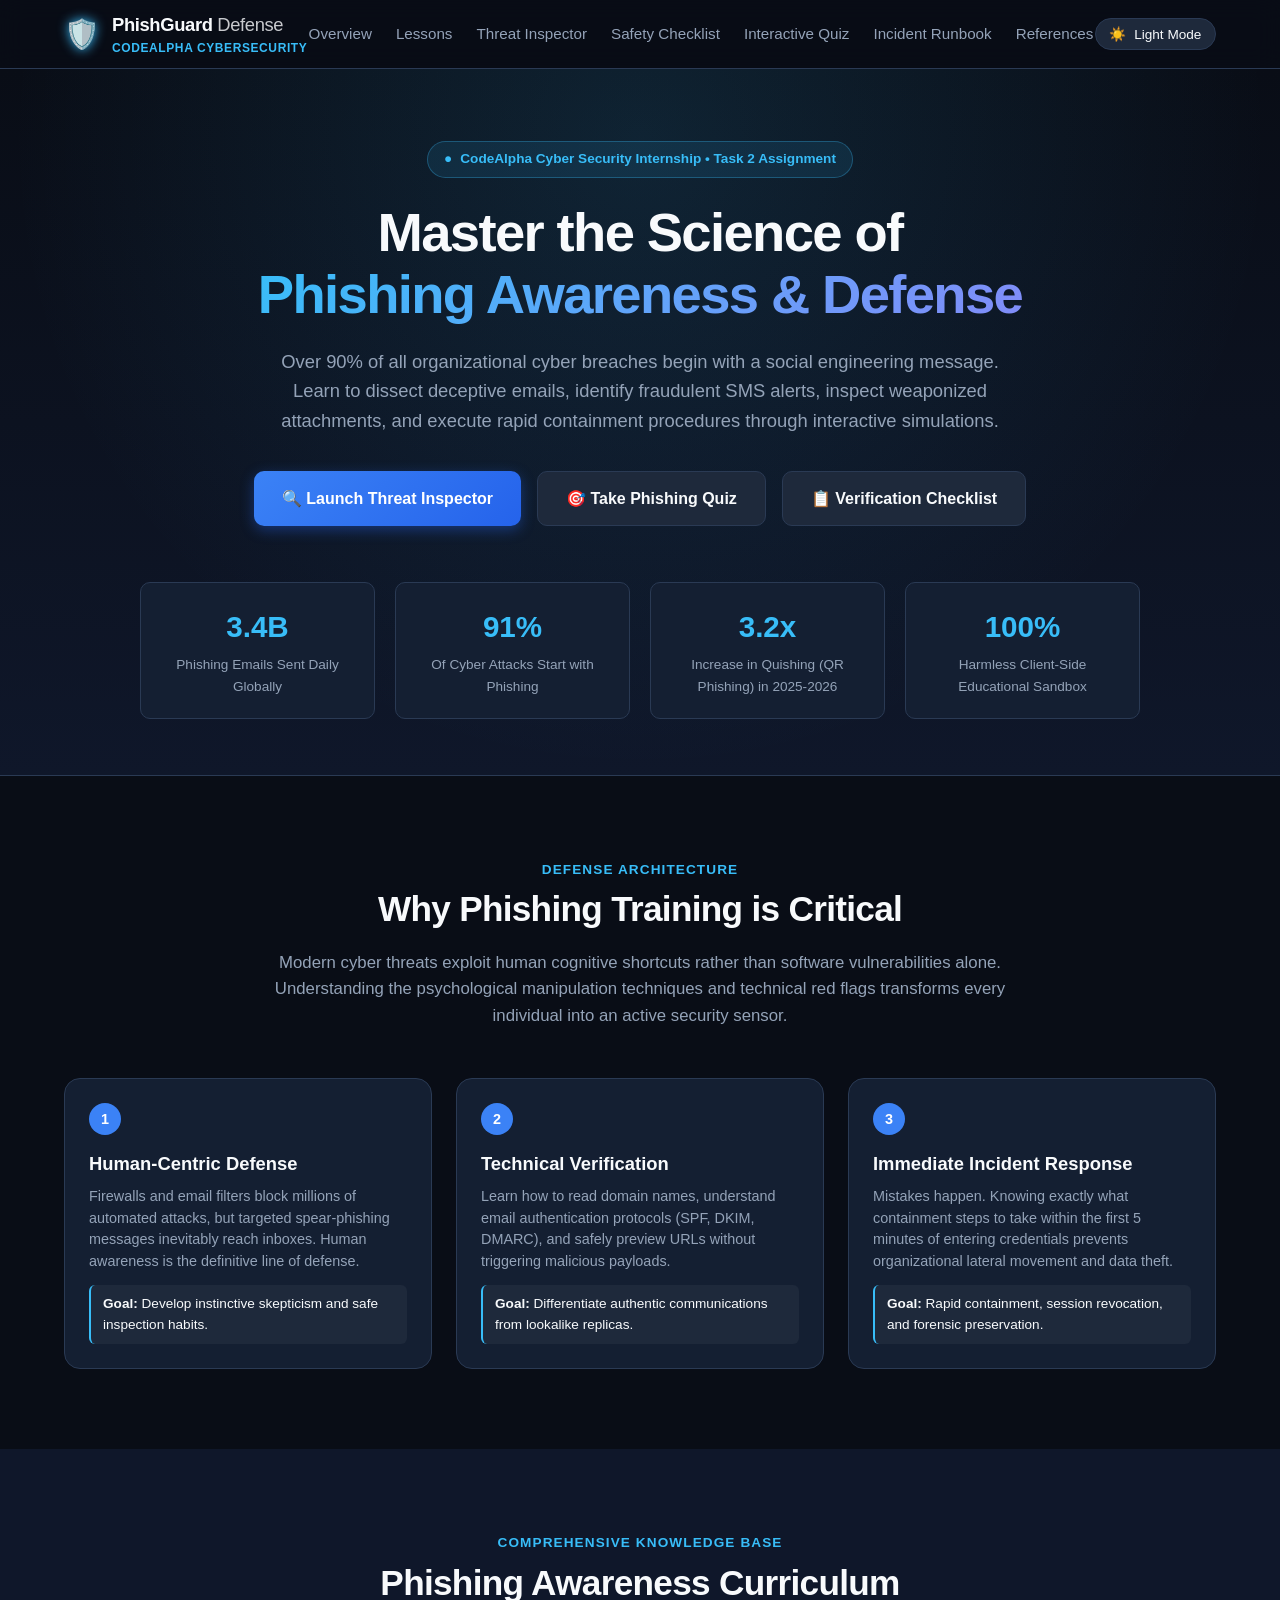
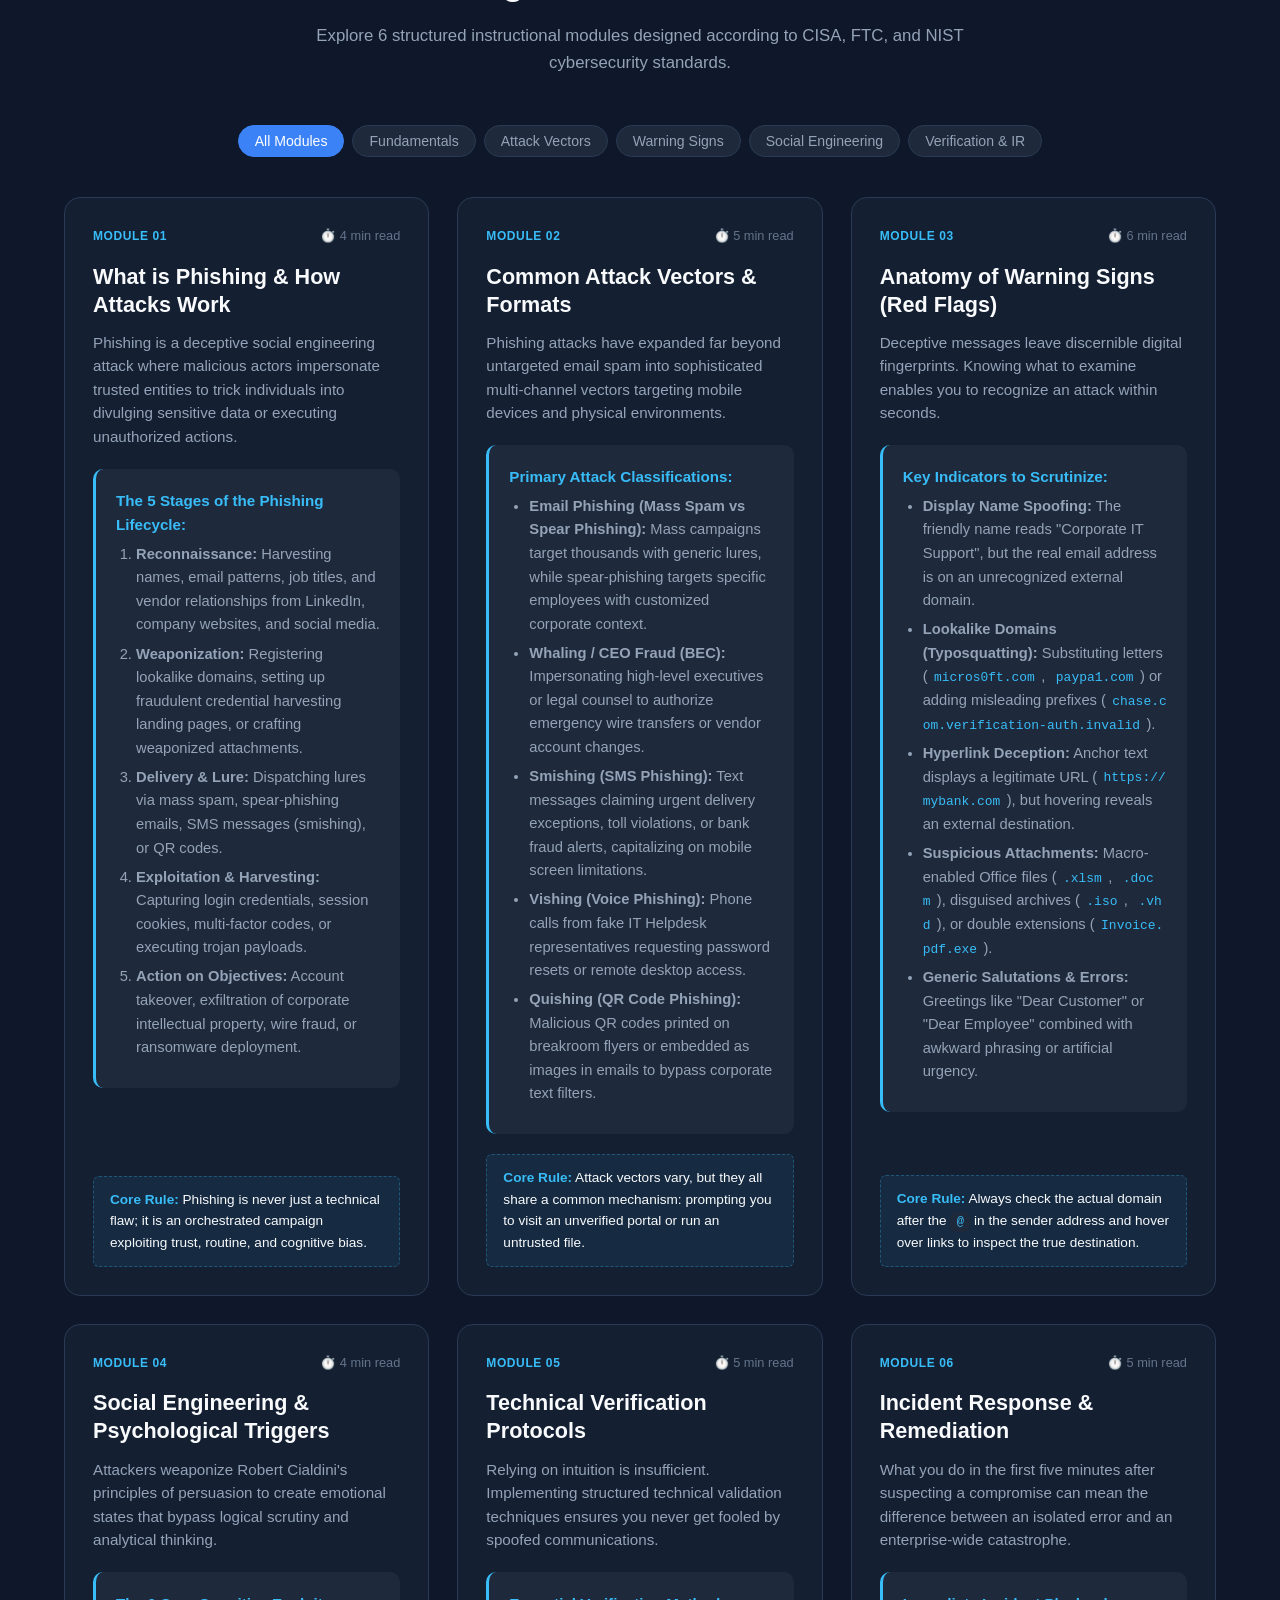
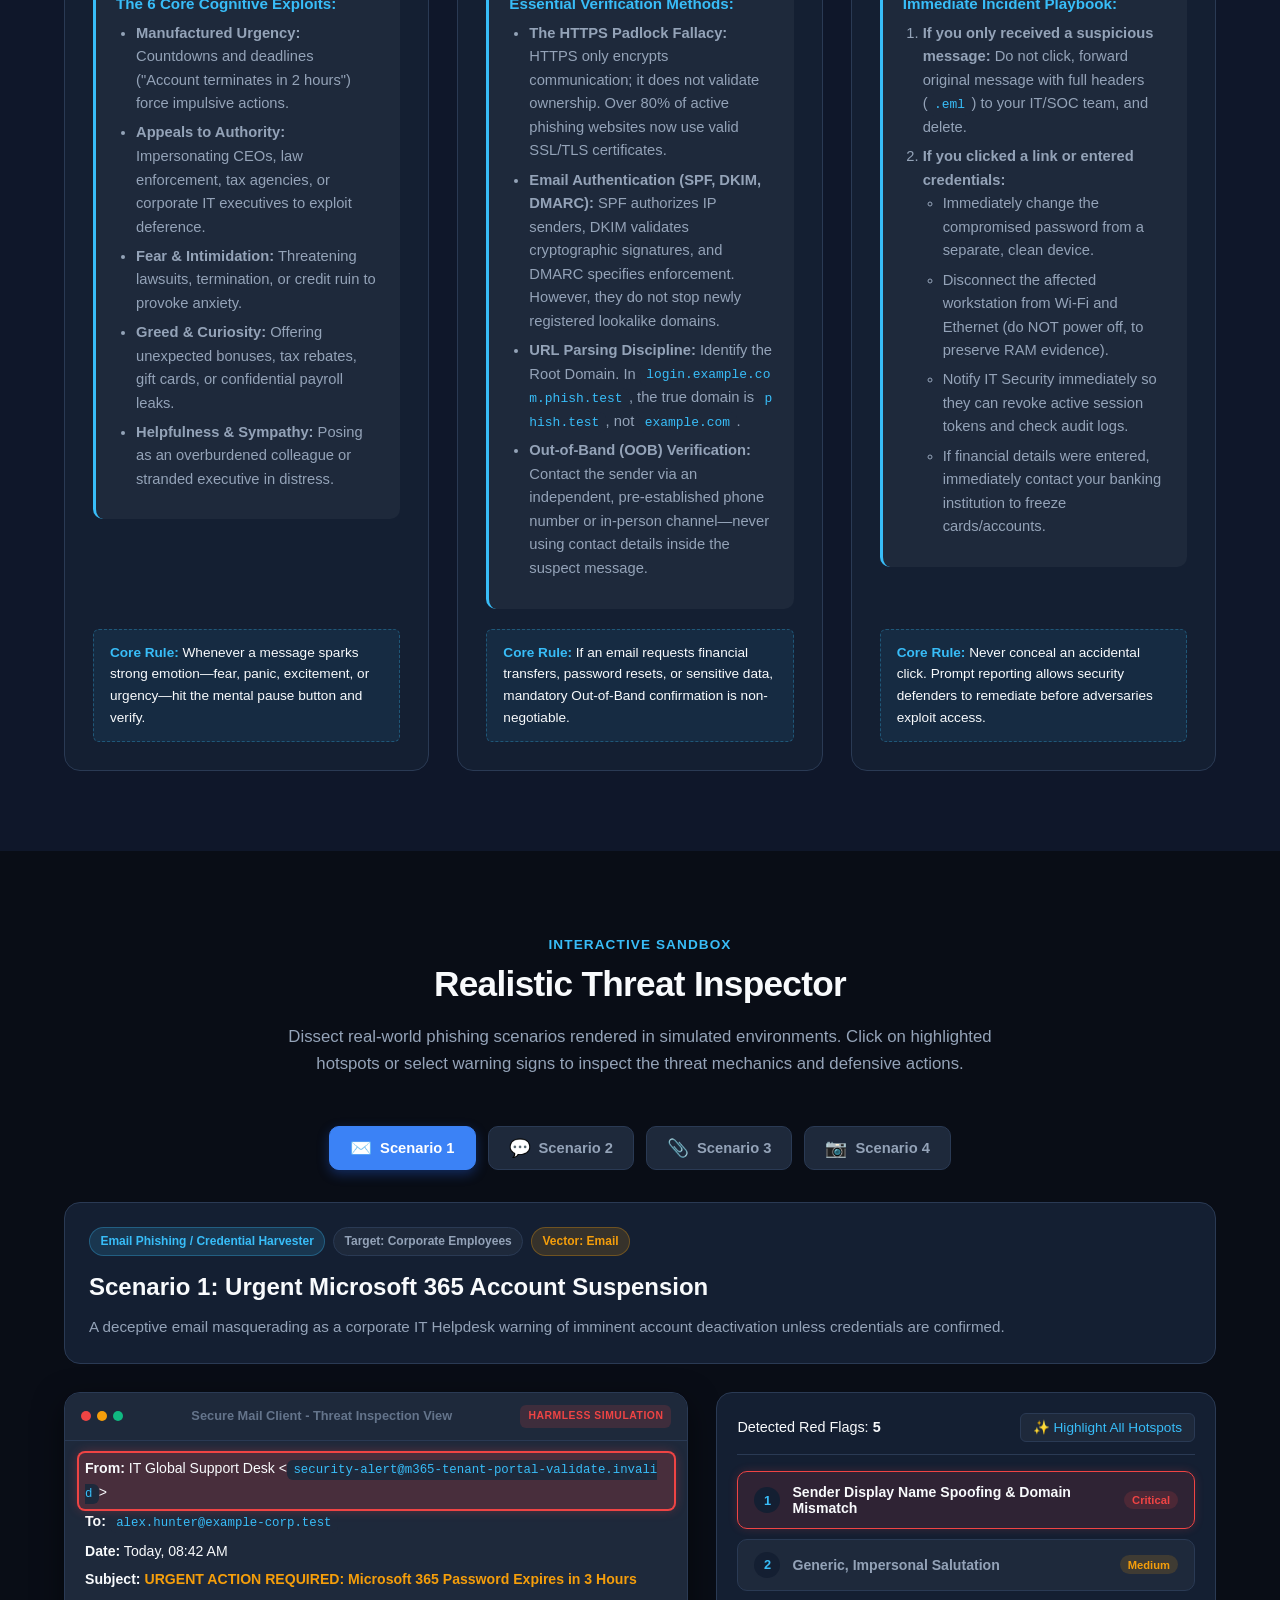
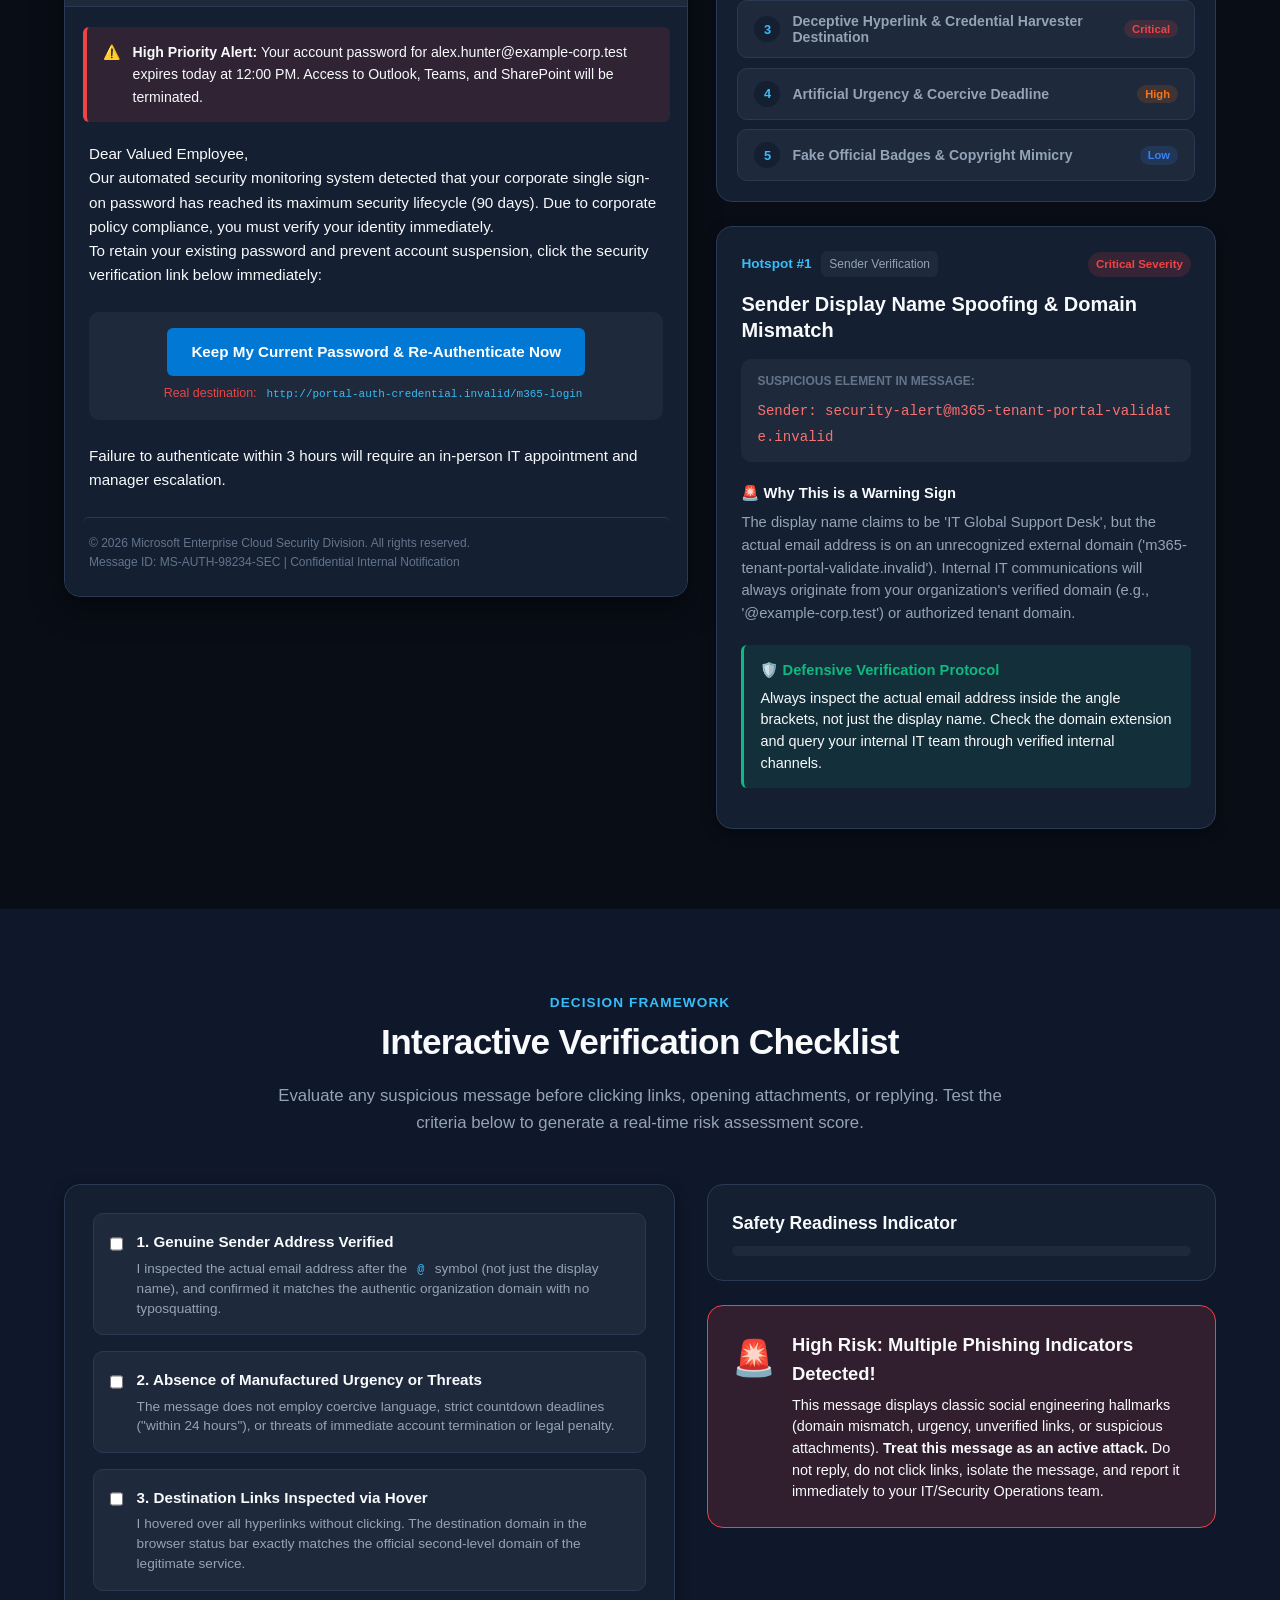
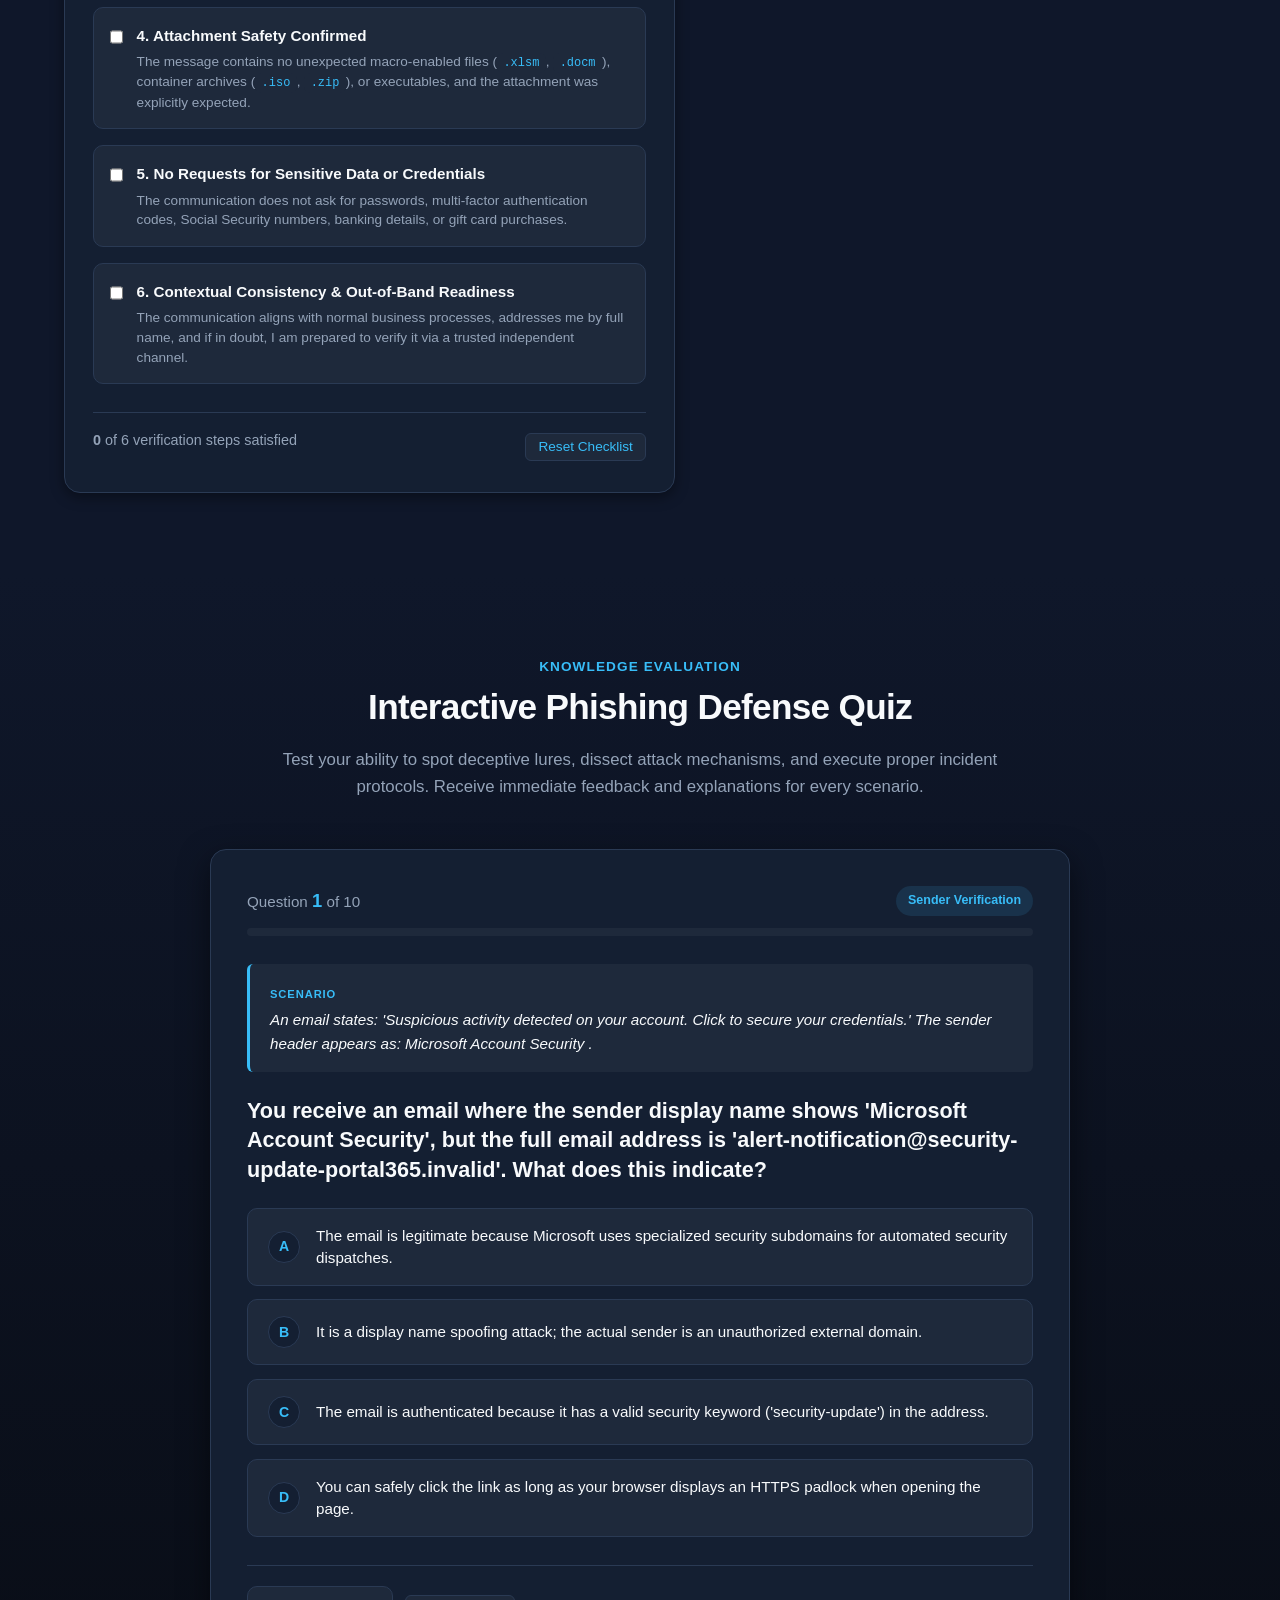
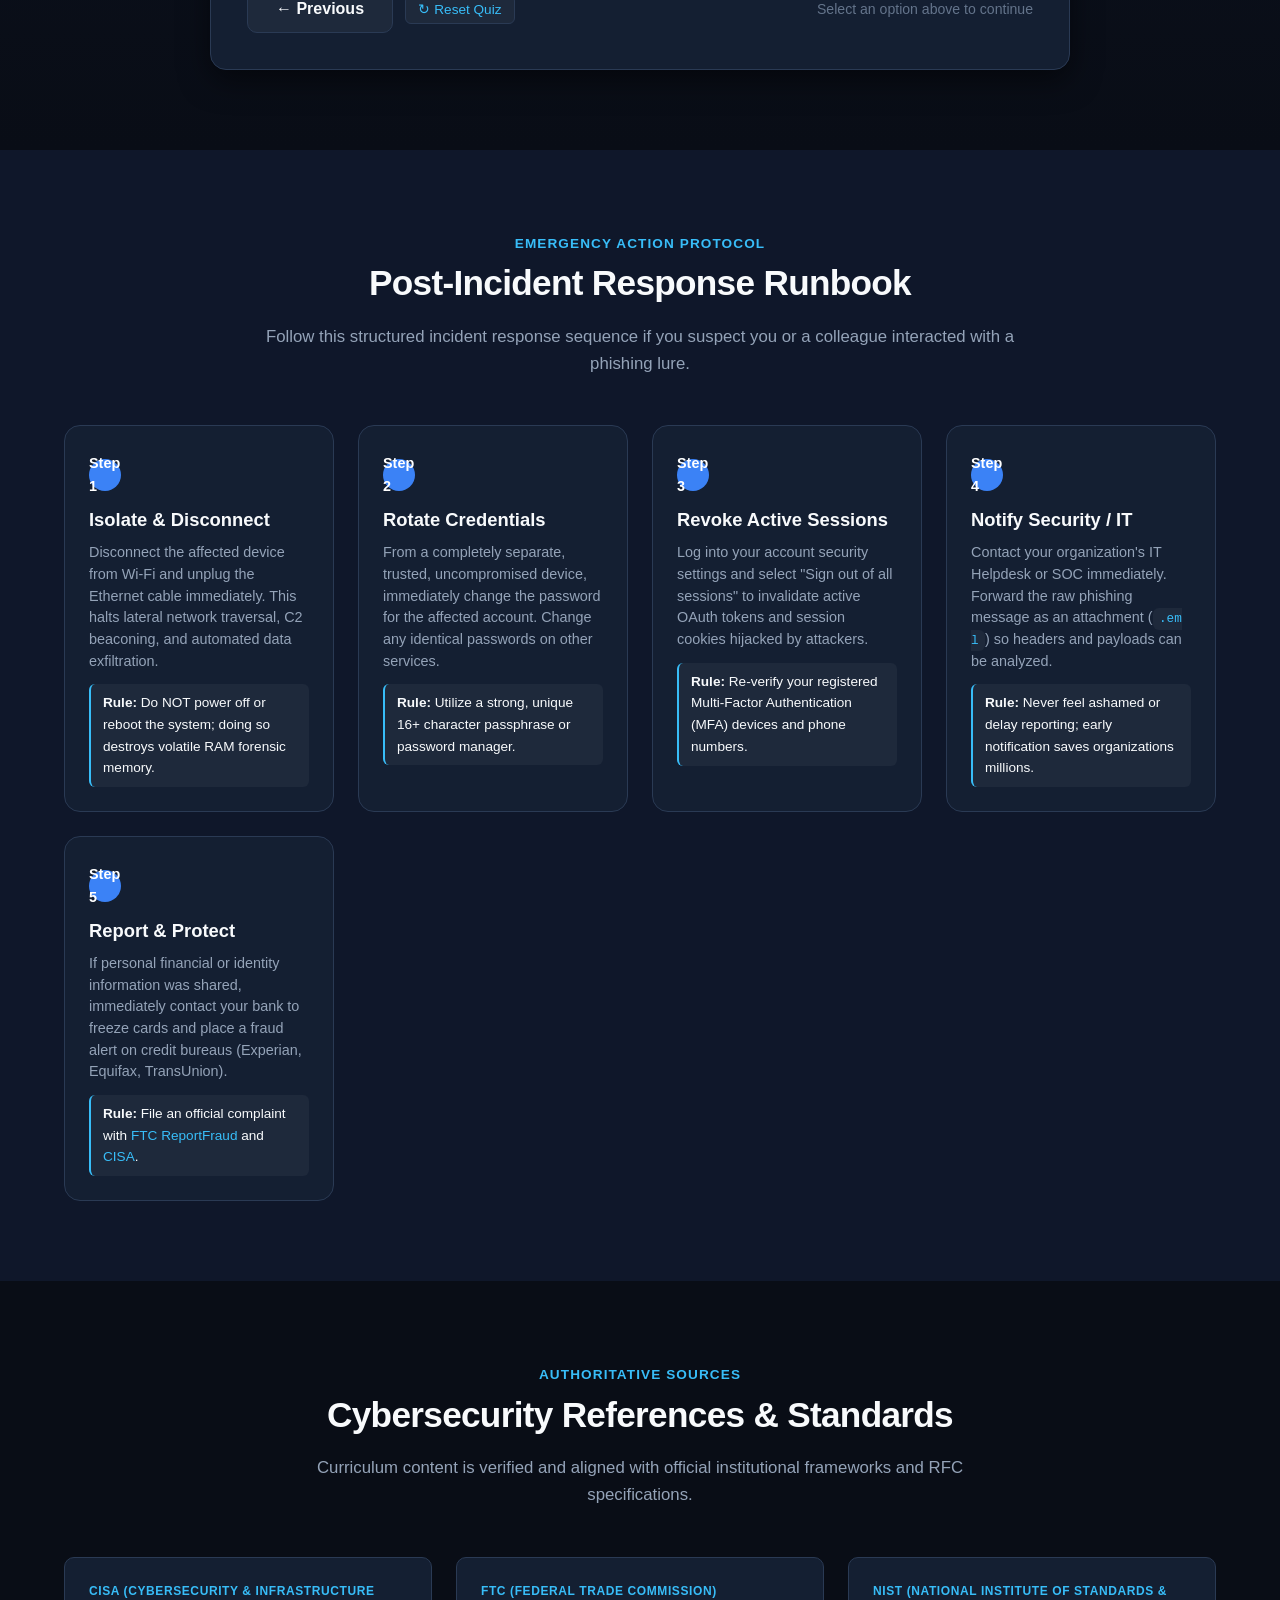
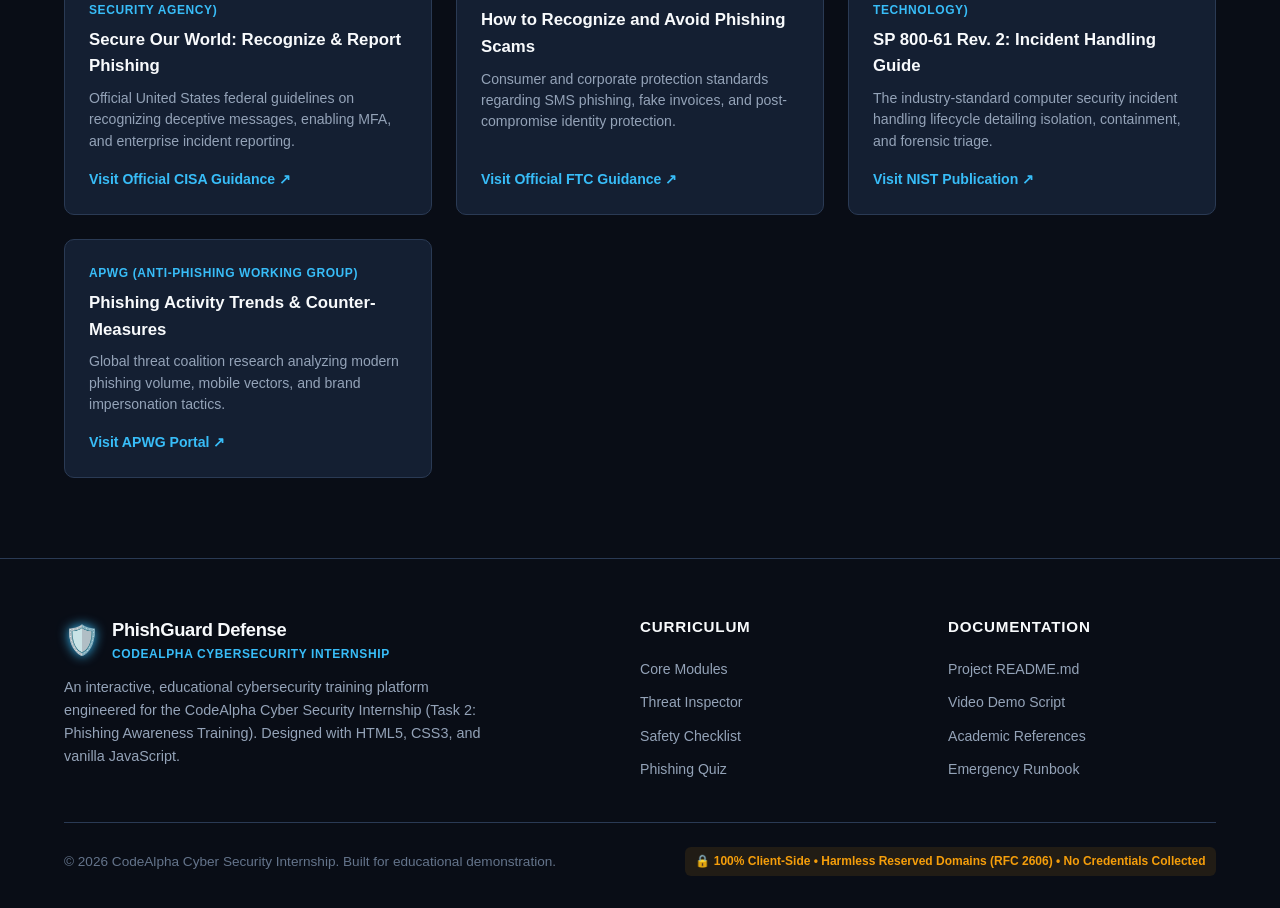
<file: task-2-phishing-awareness/index.html>
<!DOCTYPE html>
<html lang="en" data-theme="dark">
<head>
  <meta charset="UTF-8">
  <meta name="viewport" content="width=device-width, initial-scale=1.0">
  <meta name="description" content="PhishGuard - Professional interactive cybersecurity training platform for recognizing, inspecting, and defending against phishing attacks. CodeAlpha Cyber Security Internship Task 2.">
  <meta name="theme-color" content="#090d16">
  <title>PhishGuard | Phishing Awareness &amp; Threat Defense Simulator</title>
  
  <link rel="stylesheet" href="css/styles.css">
</head>
<body>
  <!-- Accessible Skip Link -->
  <a href="#main-content" class="sr-only-focusable" style="position: absolute; top: -100px; left: 1rem; z-index: 999; background: #3b82f6; color: #fff; padding: 0.5rem 1rem; border-radius: 4px; transition: top 0.2s;" onfocus="this.style.top='1rem'" onblur="this.style.top='-100px'">
    Skip to main content
  </a>

  <!-- Global Navigation Header -->
  <header class="site-header" role="banner">
    <div class="container navbar">
      <a href="#hero" class="brand-link" aria-label="PhishGuard Cybersecurity Training Homepage">
        <span class="brand-shield-icon" aria-hidden="true">🛡️</span>
        <div class="brand-text-col">
          <span class="brand-title">PhishGuard <span style="font-weight: 400; opacity: 0.8;">Defense</span></span>
          <span class="brand-subtitle">CodeAlpha Cybersecurity</span>
        </div>
      </a>

      <!-- Mobile Menu Toggle Button -->
      <button 
        type="button" 
        class="mobile-toggle" 
        id="mobile-menu-toggle" 
        aria-label="Toggle navigation menu" 
        aria-expanded="false" 
        aria-controls="nav-menu-links"
      >
        ☰
      </button>

      <!-- Navigation Menu -->
      <nav id="nav-menu-links" aria-label="Primary Site Navigation">
        <ul class="nav-links-menu">
          <li><a href="#overview">Overview</a></li>
          <li><a href="#lessons">Lessons</a></li>
          <li><a href="#inspector">Threat Inspector</a></li>
          <li><a href="#checklist">Safety Checklist</a></li>
          <li><a href="#quiz">Interactive Quiz</a></li>
          <li><a href="#runbook">Incident Runbook</a></li>
          <li><a href="#references">References</a></li>
        </ul>
      </nav>

      <!-- Actions: Theme Toggle -->
      <div class="nav-actions">
        <button 
          type="button" 
          class="theme-btn" 
          id="theme-toggle-btn" 
          aria-label="Switch between dark and light color theme"
        >
          <span id="theme-toggle-icon" aria-hidden="true">☀️</span>
          <span id="theme-toggle-text">Light Mode</span>
        </button>
      </div>
    </div>
  </header>

  <!-- Main Content Landmark -->
  <main id="main-content" role="main">

    <!-- Hero / Introduction Section -->
    <section id="hero" class="hero-section" aria-labelledby="hero-main-title">
      <div class="container">
        <div class="hero-badge-pill">
          <span class="pulse-dot" aria-hidden="true">●</span>
          <span>CodeAlpha Cyber Security Internship • Task 2 Assignment</span>
        </div>
        <h1 id="hero-main-title" class="hero-title">
          Master the Science of <br>
          <span class="text-gradient">Phishing Awareness &amp; Defense</span>
        </h1>
        <p class="hero-subtitle">
          Over 90% of all organizational cyber breaches begin with a social engineering message. 
          Learn to dissect deceptive emails, identify fraudulent SMS alerts, inspect weaponized attachments, 
          and execute rapid containment procedures through interactive simulations.
        </p>
        <div class="hero-cta-group">
          <a href="#inspector" class="btn-primary">
            🔍 Launch Threat Inspector
          </a>
          <a href="#quiz" class="btn-secondary">
            🎯 Take Phishing Quiz
          </a>
          <a href="#checklist" class="btn-secondary">
            📋 Verification Checklist
          </a>
        </div>

        <!-- Live Cyber Statistics Bar -->
        <div class="hero-stat-grid" role="region" aria-label="Cybersecurity Threat Statistics">
          <div class="stat-card">
            <div class="stat-number">3.4B</div>
            <div class="stat-label">Phishing Emails Sent Daily Globally</div>
          </div>
          <div class="stat-card">
            <div class="stat-number">91%</div>
            <div class="stat-label">Of Cyber Attacks Start with Phishing</div>
          </div>
          <div class="stat-card">
            <div class="stat-number">3.2x</div>
            <div class="stat-label">Increase in Quishing (QR Phishing) in 2025-2026</div>
          </div>
          <div class="stat-card">
            <div class="stat-number">100%</div>
            <div class="stat-label">Harmless Client-Side Educational Sandbox</div>
          </div>
        </div>
      </div>
    </section>

    <!-- Overview Section -->
    <section id="overview" class="section-padding" aria-labelledby="overview-heading">
      <div class="container">
        <div class="section-header">
          <span class="section-eyebrow">Defense Architecture</span>
          <h2 id="overview-heading" class="section-heading">Why Phishing Training is Critical</h2>
          <p class="section-lead">
            Modern cyber threats exploit human cognitive shortcuts rather than software vulnerabilities alone. 
            Understanding the psychological manipulation techniques and technical red flags transforms every individual into an active security sensor.
          </p>
        </div>

        <div class="runbook-steps-grid" style="grid-template-columns: repeat(auto-fit, minmax(300px, 1fr));">
          <div class="runbook-step-card">
            <div class="step-number-badge">1</div>
            <h3 class="step-card-title">Human-Centric Defense</h3>
            <p class="step-card-desc">Firewalls and email filters block millions of automated attacks, but targeted spear-phishing messages inevitably reach inboxes. Human awareness is the definitive line of defense.</p>
            <div class="step-key-action"><strong>Goal:</strong> Develop instinctive skepticism and safe inspection habits.</div>
          </div>
          <div class="runbook-step-card">
            <div class="step-number-badge">2</div>
            <h3 class="step-card-title">Technical Verification</h3>
            <p class="step-card-desc">Learn how to read domain names, understand email authentication protocols (SPF, DKIM, DMARC), and safely preview URLs without triggering malicious payloads.</p>
            <div class="step-key-action"><strong>Goal:</strong> Differentiate authentic communications from lookalike replicas.</div>
          </div>
          <div class="runbook-step-card">
            <div class="step-number-badge">3</div>
            <h3 class="step-card-title">Immediate Incident Response</h3>
            <p class="step-card-desc">Mistakes happen. Knowing exactly what containment steps to take within the first 5 minutes of entering credentials prevents organizational lateral movement and data theft.</p>
            <div class="step-key-action"><strong>Goal:</strong> Rapid containment, session revocation, and forensic preservation.</div>
          </div>
        </div>
      </div>
    </section>

    <!-- Educational Lessons Section -->
    <section id="lessons" class="section-padding" style="background-color: var(--bg-secondary);" aria-labelledby="lessons-heading">
      <div class="container">
        <div class="section-header">
          <span class="section-eyebrow">Comprehensive Knowledge Base</span>
          <h2 id="lessons-heading" class="section-heading">Phishing Awareness Curriculum</h2>
          <p class="section-lead">
            Explore 6 structured instructional modules designed according to CISA, FTC, and NIST cybersecurity standards.
          </p>
        </div>

        <!-- Filter Buttons -->
        <div class="lessons-filter-bar" role="toolbar" aria-label="Filter Lessons by Category">
          <button type="button" class="lesson-filter-btn active" data-category="all">All Modules</button>
          <button type="button" class="lesson-filter-btn" data-category="fundamentals">Fundamentals</button>
          <button type="button" class="lesson-filter-btn" data-category="vectors">Attack Vectors</button>
          <button type="button" class="lesson-filter-btn" data-category="redflags">Warning Signs</button>
          <button type="button" class="lesson-filter-btn" data-category="psychology">Social Engineering</button>
          <button type="button" class="lesson-filter-btn" data-category="defense">Verification &amp; IR</button>
        </div>

        <!-- Lessons Cards Grid -->
        <div class="lessons-grid">

          <!-- Module 1: What is Phishing & Lifecycle -->
          <article class="lesson-card" data-lesson-category="fundamentals">
            <div class="lesson-card-top">
              <span class="lesson-module-tag">Module 01</span>
              <span class="lesson-read-time">⏱️ 4 min read</span>
            </div>
            <h3 class="lesson-title">What is Phishing &amp; How Attacks Work</h3>
            <p class="lesson-summary">
              Phishing is a deceptive social engineering attack where malicious actors impersonate trusted entities to trick individuals into divulging sensitive data or executing unauthorized actions.
            </p>
            <div class="lesson-content-details">
              <h4>The 5 Stages of the Phishing Lifecycle:</h4>
              <ol>
                <li><strong>Reconnaissance:</strong> Harvesting names, email patterns, job titles, and vendor relationships from LinkedIn, company websites, and social media.</li>
                <li><strong>Weaponization:</strong> Registering lookalike domains, setting up fraudulent credential harvesting landing pages, or crafting weaponized attachments.</li>
                <li><strong>Delivery &amp; Lure:</strong> Dispatching lures via mass spam, spear-phishing emails, SMS messages (smishing), or QR codes.</li>
                <li><strong>Exploitation &amp; Harvesting:</strong> Capturing login credentials, session cookies, multi-factor codes, or executing trojan payloads.</li>
                <li><strong>Action on Objectives:</strong> Account takeover, exfiltration of corporate intellectual property, wire fraud, or ransomware deployment.</li>
              </ol>
            </div>
            <div class="lesson-takeaway-box">
              <strong>Core Rule:</strong> Phishing is never just a technical flaw; it is an orchestrated campaign exploiting trust, routine, and cognitive bias.
            </div>
          </article>

          <!-- Module 2: Attack Vectors & Variants -->
          <article class="lesson-card" data-lesson-category="vectors">
            <div class="lesson-card-top">
              <span class="lesson-module-tag">Module 02</span>
              <span class="lesson-read-time">⏱️ 5 min read</span>
            </div>
            <h3 class="lesson-title">Common Attack Vectors &amp; Formats</h3>
            <p class="lesson-summary">
              Phishing attacks have expanded far beyond untargeted email spam into sophisticated multi-channel vectors targeting mobile devices and physical environments.
            </p>
            <div class="lesson-content-details">
              <h4>Primary Attack Classifications:</h4>
              <ul>
                <li><strong>Email Phishing (Mass Spam vs Spear Phishing):</strong> Mass campaigns target thousands with generic lures, while spear-phishing targets specific employees with customized corporate context.</li>
                <li><strong>Whaling / CEO Fraud (BEC):</strong> Impersonating high-level executives or legal counsel to authorize emergency wire transfers or vendor account changes.</li>
                <li><strong>Smishing (SMS Phishing):</strong> Text messages claiming urgent delivery exceptions, toll violations, or bank fraud alerts, capitalizing on mobile screen limitations.</li>
                <li><strong>Vishing (Voice Phishing):</strong> Phone calls from fake IT Helpdesk representatives requesting password resets or remote desktop access.</li>
                <li><strong>Quishing (QR Code Phishing):</strong> Malicious QR codes printed on breakroom flyers or embedded as images in emails to bypass corporate text filters.</li>
              </ul>
            </div>
            <div class="lesson-takeaway-box">
              <strong>Core Rule:</strong> Attack vectors vary, but they all share a common mechanism: prompting you to visit an unverified portal or run an untrusted file.
            </div>
          </article>

          <!-- Module 3: Anatomy of Warning Signs & Red Flags -->
          <article class="lesson-card" data-lesson-category="redflags">
            <div class="lesson-card-top">
              <span class="lesson-module-tag">Module 03</span>
              <span class="lesson-read-time">⏱️ 6 min read</span>
            </div>
            <h3 class="lesson-title">Anatomy of Warning Signs (Red Flags)</h3>
            <p class="lesson-summary">
              Deceptive messages leave discernible digital fingerprints. Knowing what to examine enables you to recognize an attack within seconds.
            </p>
            <div class="lesson-content-details">
              <h4>Key Indicators to Scrutinize:</h4>
              <ul>
                <li><strong>Display Name Spoofing:</strong> The friendly name reads "Corporate IT Support", but the real email address is on an unrecognized external domain.</li>
                <li><strong>Lookalike Domains (Typosquatting):</strong> Substituting letters (<code>micros0ft.com</code>, <code>paypa1.com</code>) or adding misleading prefixes (<code>chase.com.verification-auth.invalid</code>).</li>
                <li><strong>Hyperlink Deception:</strong> Anchor text displays a legitimate URL (<code>https://mybank.com</code>), but hovering reveals an external destination.</li>
                <li><strong>Suspicious Attachments:</strong> Macro-enabled Office files (<code>.xlsm</code>, <code>.docm</code>), disguised archives (<code>.iso</code>, <code>.vhd</code>), or double extensions (<code>Invoice.pdf.exe</code>).</li>
                <li><strong>Generic Salutations &amp; Errors:</strong> Greetings like "Dear Customer" or "Dear Employee" combined with awkward phrasing or artificial urgency.</li>
              </ul>
            </div>
            <div class="lesson-takeaway-box">
              <strong>Core Rule:</strong> Always check the actual domain after the <code>@</code> in the sender address and hover over links to inspect the true destination.
            </div>
          </article>

          <!-- Module 4: Psychology of Social Engineering -->
          <article class="lesson-card" data-lesson-category="psychology">
            <div class="lesson-card-top">
              <span class="lesson-module-tag">Module 04</span>
              <span class="lesson-read-time">⏱️ 4 min read</span>
            </div>
            <h3 class="lesson-title">Social Engineering &amp; Psychological Triggers</h3>
            <p class="lesson-summary">
              Attackers weaponize Robert Cialdini's principles of persuasion to create emotional states that bypass logical scrutiny and analytical thinking.
            </p>
            <div class="lesson-content-details">
              <h4>The 6 Core Cognitive Exploits:</h4>
              <ul>
                <li><strong>Manufactured Urgency:</strong> Countdowns and deadlines ("Account terminates in 2 hours") force impulsive actions.</li>
                <li><strong>Appeals to Authority:</strong> Impersonating CEOs, law enforcement, tax agencies, or corporate IT executives to exploit deference.</li>
                <li><strong>Fear &amp; Intimidation:</strong> Threatening lawsuits, termination, or credit ruin to provoke anxiety.</li>
                <li><strong>Greed &amp; Curiosity:</strong> Offering unexpected bonuses, tax rebates, gift cards, or confidential payroll leaks.</li>
                <li><strong>Helpfulness &amp; Sympathy:</strong> Posing as an overburdened colleague or stranded executive in distress.</li>
              </ul>
            </div>
            <div class="lesson-takeaway-box">
              <strong>Core Rule:</strong> Whenever a message sparks strong emotion—fear, panic, excitement, or urgency—hit the mental pause button and verify.
            </div>
          </article>

          <!-- Module 5: Technical Verification Protocols -->
          <article class="lesson-card" data-lesson-category="defense">
            <div class="lesson-card-top">
              <span class="lesson-module-tag">Module 05</span>
              <span class="lesson-read-time">⏱️ 5 min read</span>
            </div>
            <h3 class="lesson-title">Technical Verification Protocols</h3>
            <p class="lesson-summary">
              Relying on intuition is insufficient. Implementing structured technical validation techniques ensures you never get fooled by spoofed communications.
            </p>
            <div class="lesson-content-details">
              <h4>Essential Verification Methods:</h4>
              <ul>
                <li><strong>The HTTPS Padlock Fallacy:</strong> HTTPS only encrypts communication; it does not validate ownership. Over 80% of active phishing websites now use valid SSL/TLS certificates.</li>
                <li><strong>Email Authentication (SPF, DKIM, DMARC):</strong> SPF authorizes IP senders, DKIM validates cryptographic signatures, and DMARC specifies enforcement. However, they do not stop newly registered lookalike domains.</li>
                <li><strong>URL Parsing Discipline:</strong> Identify the Root Domain. In <code>login.example.com.phish.test</code>, the true domain is <code>phish.test</code>, not <code>example.com</code>.</li>
                <li><strong>Out-of-Band (OOB) Verification:</strong> Contact the sender via an independent, pre-established phone number or in-person channel—never using contact details inside the suspect message.</li>
              </ul>
            </div>
            <div class="lesson-takeaway-box">
              <strong>Core Rule:</strong> If an email requests financial transfers, password resets, or sensitive data, mandatory Out-of-Band confirmation is non-negotiable.
            </div>
          </article>

          <!-- Module 6: Immediate Incident Response -->
          <article class="lesson-card" data-lesson-category="defense">
            <div class="lesson-card-top">
              <span class="lesson-module-tag">Module 06</span>
              <span class="lesson-read-time">⏱️ 5 min read</span>
            </div>
            <h3 class="lesson-title">Incident Response &amp; Remediation</h3>
            <p class="lesson-summary">
              What you do in the first five minutes after suspecting a compromise can mean the difference between an isolated error and an enterprise-wide catastrophe.
            </p>
            <div class="lesson-content-details">
              <h4>Immediate Incident Playbook:</h4>
              <ol>
                <li><strong>If you only received a suspicious message:</strong> Do not click, forward original message with full headers (<code>.eml</code>) to your IT/SOC team, and delete.</li>
                <li><strong>If you clicked a link or entered credentials:</strong>
                  <ul>
                    <li>Immediately change the compromised password from a separate, clean device.</li>
                    <li>Disconnect the affected workstation from Wi-Fi and Ethernet (do NOT power off, to preserve RAM evidence).</li>
                    <li>Notify IT Security immediately so they can revoke active session tokens and check audit logs.</li>
                    <li>If financial details were entered, immediately contact your banking institution to freeze cards/accounts.</li>
                  </ul>
                </li>
              </ol>
            </div>
            <div class="lesson-takeaway-box">
              <strong>Core Rule:</strong> Never conceal an accidental click. Prompt reporting allows security defenders to remediate before adversaries exploit access.
            </div>
          </article>

        </div>
      </div>
    </section>

    <!-- Realistic Educational Examples (Threat Inspector Simulator) -->
    <section id="inspector" class="section-padding" aria-labelledby="inspector-heading">
      <div class="container">
        <div class="section-header">
          <span class="section-eyebrow">Interactive Sandbox</span>
          <h2 id="inspector-heading" class="section-heading">Realistic Threat Inspector</h2>
          <p class="section-lead">
            Dissect real-world phishing scenarios rendered in simulated environments. 
            Click on highlighted hotspots or select warning signs to inspect the threat mechanics and defensive actions.
          </p>
        </div>

        <!-- Scenario Selector Tabs -->
        <div class="inspector-tabs-row" id="scenario-tabs-container" role="tablist" aria-label="Select Phishing Simulation Scenario">
          <!-- Dynamically populated by scenarios.js / app.js -->
        </div>

        <!-- Scenario Metadata Header Banner -->
        <div class="scenario-meta-banner" id="scenario-meta-header">
          <!-- Dynamically rendered -->
        </div>

        <!-- Main Split Workspace: Mockup Frame vs Red Flags & Analysis Sidebar -->
        <div class="inspector-layout-grid">
          
          <!-- Mockup Target Container -->
          <div id="scenario-mockup-target">
            <!-- Dynamically populated -->
          </div>

          <!-- Inspector Sidebar: Detected Flags List & Deep-Dive Card -->
          <div class="inspector-sidebar">
            <div class="flags-sidebar-container" id="red-flags-list-target">
              <!-- Dynamically populated -->
            </div>

            <div id="red-flag-analysis-target">
              <!-- Deep-dive card rendered on hotspot click -->
            </div>
          </div>

        </div>
      </div>
    </section>

    <!-- Practical Safety Checklist & Risk Calculator -->
    <section id="checklist" class="section-padding" style="background-color: var(--bg-secondary);" aria-labelledby="checklist-heading">
      <div class="container">
        <div class="section-header">
          <span class="section-eyebrow">Decision Framework</span>
          <h2 id="checklist-heading" class="section-heading">Interactive Verification Checklist</h2>
          <p class="section-lead">
            Evaluate any suspicious message before clicking links, opening attachments, or replying. 
            Test the criteria below to generate a real-time risk assessment score.
          </p>
        </div>

        <div class="checklist-layout-grid">
          <!-- Interactive Checklist Form -->
          <div class="checklist-card" role="form" aria-label="Pre-Interaction Safety Verification Checklist">
            <div class="checklist-items-container">

              <label class="checklist-item-row">
                <input type="checkbox" class="checklist-checkbox" id="check-sender" />
                <div class="checklist-text-col">
                  <span class="checklist-item-title">1. Genuine Sender Address Verified</span>
                  <span class="checklist-item-desc">I inspected the actual email address after the <code>@</code> symbol (not just the display name), and confirmed it matches the authentic organization domain with no typosquatting.</span>
                </div>
              </label>

              <label class="checklist-item-row">
                <input type="checkbox" class="checklist-checkbox" id="check-urgency" />
                <div class="checklist-text-col">
                  <span class="checklist-item-title">2. Absence of Manufactured Urgency or Threats</span>
                  <span class="checklist-item-desc">The message does not employ coercive language, strict countdown deadlines ("within 24 hours"), or threats of immediate account termination or legal penalty.</span>
                </div>
              </label>

              <label class="checklist-item-row">
                <input type="checkbox" class="checklist-checkbox" id="check-link" />
                <div class="checklist-text-col">
                  <span class="checklist-item-title">3. Destination Links Inspected via Hover</span>
                  <span class="checklist-item-desc">I hovered over all hyperlinks without clicking. The destination domain in the browser status bar exactly matches the official second-level domain of the legitimate service.</span>
                </div>
              </label>

              <label class="checklist-item-row">
                <input type="checkbox" class="checklist-checkbox" id="check-attachment" />
                <div class="checklist-text-col">
                  <span class="checklist-item-title">4. Attachment Safety Confirmed</span>
                  <span class="checklist-item-desc">The message contains no unexpected macro-enabled files (<code>.xlsm</code>, <code>.docm</code>), container archives (<code>.iso</code>, <code>.zip</code>), or executables, and the attachment was explicitly expected.</span>
                </div>
              </label>

              <label class="checklist-item-row">
                <input type="checkbox" class="checklist-checkbox" id="check-credentials" />
                <div class="checklist-text-col">
                  <span class="checklist-item-title">5. No Requests for Sensitive Data or Credentials</span>
                  <span class="checklist-item-desc">The communication does not ask for passwords, multi-factor authentication codes, Social Security numbers, banking details, or gift card purchases.</span>
                </div>
              </label>

              <label class="checklist-item-row">
                <input type="checkbox" class="checklist-checkbox" id="check-context" />
                <div class="checklist-text-col">
                  <span class="checklist-item-title">6. Contextual Consistency &amp; Out-of-Band Readiness</span>
                  <span class="checklist-item-desc">The communication aligns with normal business processes, addresses me by full name, and if in doubt, I am prepared to verify it via a trusted independent channel.</span>
                </div>
              </label>

            </div>

            <div class="checklist-card-footer">
              <span class="checklist-counter-display" id="checklist-counter-text"><strong>0</strong> of 6 verification steps satisfied</span>
              <button type="button" class="btn-sm btn-subtle" id="reset-checklist-btn">Reset Checklist</button>
            </div>
          </div>

          <!-- Dynamic Risk Meter & Verdict Card -->
          <div class="checklist-status-sidebar">
            <div class="checklist-meter-box">
              <h3 class="meter-heading">Safety Readiness Indicator</h3>
              <div class="checklist-meter-bg">
                <div class="checklist-meter-fill" id="checklist-meter-fill" style="width: 0%;"></div>
              </div>
            </div>

            <div id="checklist-verdict-target">
              <!-- Dynamically rendered verdict -->
            </div>
          </div>
        </div>
      </div>
    </section>

    <!-- Interactive Phishing Quiz -->
    <section id="quiz" class="section-padding quiz-section" aria-labelledby="quiz-heading">
      <div class="container">
        <div class="section-header">
          <span class="section-eyebrow">Knowledge Evaluation</span>
          <h2 id="quiz-heading" class="section-heading">Interactive Phishing Defense Quiz</h2>
          <p class="section-lead">
            Test your ability to spot deceptive lures, dissect attack mechanisms, and execute proper incident protocols. 
            Receive immediate feedback and explanations for every scenario.
          </p>
        </div>

        <!-- Quiz Container Target -->
        <div id="quiz-engine-target">
          <!-- Dynamically populated by quiz.js -->
        </div>
      </div>
    </section>

    <!-- Incident Response Runbook Section -->
    <section id="runbook" class="section-padding runbook-section" aria-labelledby="runbook-heading">
      <div class="container">
        <div class="section-header">
          <span class="section-eyebrow">Emergency Action Protocol</span>
          <h2 id="runbook-heading" class="section-heading">Post-Incident Response Runbook</h2>
          <p class="section-lead">
            Follow this structured incident response sequence if you suspect you or a colleague interacted with a phishing lure.
          </p>
        </div>

        <div class="runbook-steps-grid">
          <div class="runbook-step-card">
            <div class="step-number-badge">Step 1</div>
            <h3 class="step-card-title">Isolate &amp; Disconnect</h3>
            <p class="step-card-desc">Disconnect the affected device from Wi-Fi and unplug the Ethernet cable immediately. This halts lateral network traversal, C2 beaconing, and automated data exfiltration.</p>
            <div class="step-key-action"><strong>Rule:</strong> Do NOT power off or reboot the system; doing so destroys volatile RAM forensic memory.</div>
          </div>

          <div class="runbook-step-card">
            <div class="step-number-badge">Step 2</div>
            <h3 class="step-card-title">Rotate Credentials</h3>
            <p class="step-card-desc">From a completely separate, trusted, uncompromised device, immediately change the password for the affected account. Change any identical passwords on other services.</p>
            <div class="step-key-action"><strong>Rule:</strong> Utilize a strong, unique 16+ character passphrase or password manager.</div>
          </div>

          <div class="runbook-step-card">
            <div class="step-number-badge">Step 3</div>
            <h3 class="step-card-title">Revoke Active Sessions</h3>
            <p class="step-card-desc">Log into your account security settings and select "Sign out of all sessions" to invalidate active OAuth tokens and session cookies hijacked by attackers.</p>
            <div class="step-key-action"><strong>Rule:</strong> Re-verify your registered Multi-Factor Authentication (MFA) devices and phone numbers.</div>
          </div>

          <div class="runbook-step-card">
            <div class="step-number-badge">Step 4</div>
            <h3 class="step-card-title">Notify Security / IT</h3>
            <p class="step-card-desc">Contact your organization's IT Helpdesk or SOC immediately. Forward the raw phishing message as an attachment (<code>.eml</code>) so headers and payloads can be analyzed.</p>
            <div class="step-key-action"><strong>Rule:</strong> Never feel ashamed or delay reporting; early notification saves organizations millions.</div>
          </div>

          <div class="runbook-step-card">
            <div class="step-number-badge">Step 5</div>
            <h3 class="step-card-title">Report &amp; Protect</h3>
            <p class="step-card-desc">If personal financial or identity information was shared, immediately contact your bank to freeze cards and place a fraud alert on credit bureaus (Experian, Equifax, TransUnion).</p>
            <div class="step-key-action"><strong>Rule:</strong> File an official complaint with <a href="https://reportfraud.ftc.gov" target="_blank" rel="noopener noreferrer">FTC ReportFraud</a> and <a href="https://www.cisa.gov" target="_blank" rel="noopener noreferrer">CISA</a>.</div>
          </div>
        </div>
      </div>
    </section>

    <!-- References & Citations Section -->
    <section id="references" class="section-padding" aria-labelledby="references-heading">
      <div class="container">
        <div class="section-header">
          <span class="section-eyebrow">Authoritative Sources</span>
          <h2 id="references-heading" class="section-heading">Cybersecurity References &amp; Standards</h2>
          <p class="section-lead">
            Curriculum content is verified and aligned with official institutional frameworks and RFC specifications.
          </p>
        </div>

        <div class="references-grid">
          <div class="reference-card">
            <span class="ref-org-tag">CISA (CYBERSECURITY &amp; INFRASTRUCTURE SECURITY AGENCY)</span>
            <h3 class="ref-title">Secure Our World: Recognize &amp; Report Phishing</h3>
            <p class="ref-desc">Official United States federal guidelines on recognizing deceptive messages, enabling MFA, and enterprise incident reporting.</p>
            <a href="https://www.cisa.gov/secure-our-world/recognize-and-report-phishing" target="_blank" rel="noopener noreferrer" class="ref-link-action">
              Visit Official CISA Guidance ↗
            </a>
          </div>

          <div class="reference-card">
            <span class="ref-org-tag">FTC (FEDERAL TRADE COMMISSION)</span>
            <h3 class="ref-title">How to Recognize and Avoid Phishing Scams</h3>
            <p class="ref-desc">Consumer and corporate protection standards regarding SMS phishing, fake invoices, and post-compromise identity protection.</p>
            <a href="https://consumer.ftc.gov/articles/how-recognize-and-avoid-phishing-scams" target="_blank" rel="noopener noreferrer" class="ref-link-action">
              Visit Official FTC Guidance ↗
            </a>
          </div>

          <div class="reference-card">
            <span class="ref-org-tag">NIST (NATIONAL INSTITUTE OF STANDARDS &amp; TECHNOLOGY)</span>
            <h3 class="ref-title">SP 800-61 Rev. 2: Incident Handling Guide</h3>
            <p class="ref-desc">The industry-standard computer security incident handling lifecycle detailing isolation, containment, and forensic triage.</p>
            <a href="https://csrc.nist.gov/publications/detail/sp/800-61/rev-2/final" target="_blank" rel="noopener noreferrer" class="ref-link-action">
              Visit NIST Publication ↗
            </a>
          </div>

          <div class="reference-card">
            <span class="ref-org-tag">APWG (ANTI-PHISHING WORKING GROUP)</span>
            <h3 class="ref-title">Phishing Activity Trends &amp; Counter-Measures</h3>
            <p class="ref-desc">Global threat coalition research analyzing modern phishing volume, mobile vectors, and brand impersonation tactics.</p>
            <a href="https://apwg.org/trendsreports/" target="_blank" rel="noopener noreferrer" class="ref-link-action">
              Visit APWG Portal ↗
            </a>
          </div>
        </div>
      </div>
    </section>

  </main>

  <!-- Site Footer -->
  <footer class="site-footer" role="contentinfo">
    <div class="container">
      <div class="footer-top">
        <div class="footer-col-about">
          <div class="brand-link">
            <span class="brand-shield-icon" aria-hidden="true">🛡️</span>
            <div class="brand-text-col">
              <span class="brand-title">PhishGuard Defense</span>
              <span class="brand-subtitle">CodeAlpha Cybersecurity Internship</span>
            </div>
          </div>
          <p>
            An interactive, educational cybersecurity training platform engineered for the CodeAlpha Cyber Security Internship (Task 2: Phishing Awareness Training). Designed with HTML5, CSS3, and vanilla JavaScript.
          </p>
        </div>

        <div class="footer-col-links">
          <h4>Curriculum</h4>
          <ul>
            <li><a href="#lessons">Core Modules</a></li>
            <li><a href="#inspector">Threat Inspector</a></li>
            <li><a href="#checklist">Safety Checklist</a></li>
            <li><a href="#quiz">Phishing Quiz</a></li>
          </ul>
        </div>

        <div class="footer-col-links">
          <h4>Documentation</h4>
          <ul>
            <li><a href="README.md" target="_blank">Project README.md</a></li>
            <li><a href="demo-script.md" target="_blank">Video Demo Script</a></li>
            <li><a href="references.md" target="_blank">Academic References</a></li>
            <li><a href="#runbook">Emergency Runbook</a></li>
          </ul>
        </div>
      </div>

      <div class="footer-bottom">
        <div>© 2026 CodeAlpha Cyber Security Internship. Built for educational demonstration.</div>
        <div class="disclaimer-badge">🔒 100% Client-Side • Harmless Reserved Domains (RFC 2606) • No Credentials Collected</div>
      </div>
    </div>
  </footer>

  <!-- Application Scripts -->
  <script src="js/scenarios.js"></script>
  <script src="js/quiz.js"></script>
  <script src="js/app.js"></script>
</body>
</html>
</file>
<file: task-2-phishing-awareness/css/styles.css>
/* ==========================================================================
   PhishGuard Awareness & Defense Training - Core Stylesheet
   CodeAlpha Cyber Security Internship - Task 2
   ========================================================================== */

:root {
  /* Dark Cyber Security Theme (Default) */
  --bg-primary: #090d16;
  --bg-secondary: #0f172a;
  --bg-surface: #1e293b;
  --bg-surface-elevated: #283548;
  --bg-card: #141f32;
  --border-color: #2a3a54;
  --border-highlight: #3b82f6;

  --text-primary: #f8fafc;
  --text-secondary: #94a3b8;
  --text-muted: #64748b;

  --accent-cyan: #38bdf8;
  --accent-cyan-glow: rgba(56, 189, 248, 0.25);
  --accent-blue: #3b82f6;
  --accent-indigo: #818cf8;

  --status-success: #10b981;
  --status-success-bg: rgba(16, 185, 129, 0.15);
  --status-warning: #f59e0b;
  --status-warning-bg: rgba(245, 158, 11, 0.15);
  --status-danger: #ef4444;
  --status-danger-bg: rgba(239, 68, 68, 0.15);

  --font-sans: -apple-system, BlinkMacSystemFont, "Segoe UI", Roboto, Oxygen, Ubuntu, Cantarell, "Open Sans", "Helvetica Neue", sans-serif;
  --font-mono: "SFMono-Regular", Consolas, "Liberation Mono", Menlo, Courier, monospace;

  --radius-sm: 6px;
  --radius-md: 10px;
  --radius-lg: 16px;
  --radius-full: 9999px;

  --shadow-sm: 0 1px 3px rgba(0, 0, 0, 0.3);
  --shadow-md: 0 4px 14px rgba(0, 0, 0, 0.4);
  --shadow-lg: 0 10px 30px rgba(0, 0, 0, 0.5);
  --shadow-glow: 0 0 20px var(--accent-cyan-glow);

  --transition-fast: 0.15s ease;
  --transition-normal: 0.25s ease;
}

[data-theme="light"] {
  --bg-primary: #f8fafc;
  --bg-secondary: #f1f5f9;
  --bg-surface: #ffffff;
  --bg-surface-elevated: #e2e8f0;
  --bg-card: #ffffff;
  --border-color: #cbd5e1;
  --border-highlight: #2563eb;

  --text-primary: #0f172a;
  --text-secondary: #334155;
  --text-muted: #64748b;

  --accent-cyan: #0284c7;
  --accent-cyan-glow: rgba(2, 132, 199, 0.15);
  --accent-blue: #2563eb;
  --accent-indigo: #4f46e5;

  --status-success: #059669;
  --status-success-bg: rgba(5, 150, 105, 0.12);
  --status-warning: #d97706;
  --status-warning-bg: rgba(217, 119, 6, 0.12);
  --status-danger: #dc2626;
  --status-danger-bg: rgba(220, 38, 38, 0.12);

  --shadow-sm: 0 1px 3px rgba(0, 0, 0, 0.08);
  --shadow-md: 0 4px 12px rgba(0, 0, 0, 0.08);
  --shadow-lg: 0 10px 25px rgba(0, 0, 0, 0.1);
  --shadow-glow: 0 0 15px rgba(2, 132, 199, 0.15);
}

/* ==========================================================================
   Base & Reset
   ========================================================================== */
*, *::before, *::after {
  box-sizing: border-box;
  margin: 0;
  padding: 0;
}

html {
  scroll-behavior: smooth;
  font-size: 16px;
}

@media (prefers-reduced-motion: reduce) {
  html {
    scroll-behavior: auto;
  }
  *, *::before, *::after {
    animation-duration: 0.01ms !important;
    animation-iteration-count: 1 !important;
    transition-duration: 0.01ms !important;
  }
}

body {
  font-family: var(--font-sans);
  background-color: var(--bg-primary);
  color: var(--text-primary);
  line-height: 1.6;
  min-height: 100vh;
  display: flex;
  flex-direction: column;
  -webkit-font-smoothing: antialiased;
}

a {
  color: var(--accent-cyan);
  text-decoration: none;
  transition: color var(--transition-fast);
}

a:hover {
  text-decoration: underline;
}

button {
  font-family: inherit;
  cursor: pointer;
  border: none;
  background: none;
  font-size: 1rem;
}

code {
  font-family: var(--font-mono);
  background-color: var(--bg-surface);
  color: var(--accent-cyan);
  padding: 0.2rem 0.4rem;
  border-radius: var(--radius-sm);
  font-size: 0.88em;
  word-break: break-all;
}

:focus-visible {
  outline: 2px solid var(--accent-cyan);
  outline-offset: 3px;
}

.container {
  width: 100%;
  max-width: 1200px;
  margin: 0 auto;
  padding: 0 1.5rem;
}

/* ==========================================================================
   Navigation Bar
   ========================================================================== */
.site-header {
  position: sticky;
  top: 0;
  z-index: 100;
  background-color: rgba(9, 13, 22, 0.92);
  backdrop-filter: blur(12px);
  -webkit-backdrop-filter: blur(12px);
  border-bottom: 1px solid var(--border-color);
  transition: background-color var(--transition-normal);
}

[data-theme="light"] .site-header {
  background-color: rgba(248, 250, 252, 0.92);
}

.navbar {
  display: flex;
  align-items: center;
  justify-content: space-between;
  height: 4.25rem;
}

.brand-link {
  display: flex;
  align-items: center;
  gap: 0.75rem;
  text-decoration: none;
  color: var(--text-primary);
}

.brand-shield-icon {
  font-size: 1.8rem;
  filter: drop-shadow(0 0 6px var(--accent-cyan));
}

.brand-text-col {
  display: flex;
  flex-direction: column;
}

.brand-title {
  font-weight: 800;
  font-size: 1.15rem;
  letter-spacing: -0.02em;
  color: var(--text-primary);
}

.brand-subtitle {
  font-size: 0.75rem;
  color: var(--accent-cyan);
  font-weight: 600;
  text-transform: uppercase;
  letter-spacing: 0.05em;
}

.nav-links-menu {
  display: flex;
  align-items: center;
  gap: 1.5rem;
  list-style: none;
}

.nav-links-menu a {
  color: var(--text-secondary);
  font-weight: 500;
  font-size: 0.95rem;
  transition: color var(--transition-fast);
}

.nav-links-menu a:hover {
  color: var(--accent-cyan);
  text-decoration: none;
}

.nav-actions {
  display: flex;
  align-items: center;
  gap: 0.75rem;
}

.theme-btn {
  display: flex;
  align-items: center;
  gap: 0.5rem;
  padding: 0.45rem 0.85rem;
  background-color: var(--bg-surface);
  border: 1px solid var(--border-color);
  border-radius: var(--radius-full);
  color: var(--text-primary);
  font-size: 0.85rem;
  font-weight: 500;
  transition: background-color var(--transition-fast), border-color var(--transition-fast);
}

.theme-btn:hover {
  border-color: var(--accent-cyan);
  background-color: var(--bg-surface-elevated);
}

.mobile-toggle {
  display: none;
  font-size: 1.5rem;
  color: var(--text-primary);
  padding: 0.4rem;
}

/* ==========================================================================
   Hero Section
   ========================================================================== */
.hero-section {
  padding: 4.5rem 0 3.5rem;
  background: radial-gradient(circle at 50% 10%, rgba(56, 189, 248, 0.12), transparent 70%),
              linear-gradient(180deg, var(--bg-primary) 0%, var(--bg-secondary) 100%);
  border-bottom: 1px solid var(--border-color);
  text-align: center;
}

.hero-badge-pill {
  display: inline-flex;
  align-items: center;
  gap: 0.5rem;
  padding: 0.4rem 1rem;
  background-color: rgba(56, 189, 248, 0.1);
  border: 1px solid rgba(56, 189, 248, 0.3);
  border-radius: var(--radius-full);
  color: var(--accent-cyan);
  font-size: 0.85rem;
  font-weight: 600;
  margin-bottom: 1.5rem;
}

.hero-title {
  font-size: clamp(2.2rem, 5vw, 3.4rem);
  font-weight: 900;
  line-height: 1.15;
  letter-spacing: -0.03em;
  margin-bottom: 1.25rem;
  max-width: 900px;
  margin-left: auto;
  margin-right: auto;
}

.text-gradient {
  background: linear-gradient(135deg, var(--accent-cyan) 0%, #60a5fa 50%, var(--accent-indigo) 100%);
  -webkit-background-clip: text;
  -webkit-text-fill-color: transparent;
}

.hero-subtitle {
  font-size: 1.15rem;
  color: var(--text-secondary);
  max-width: 750px;
  margin: 0 auto 2.25rem;
  line-height: 1.6;
}

.hero-cta-group {
  display: flex;
  justify-content: center;
  flex-wrap: wrap;
  gap: 1rem;
  margin-bottom: 3.5rem;
}

.btn-primary {
  display: inline-flex;
  align-items: center;
  justify-content: center;
  gap: 0.5rem;
  padding: 0.85rem 1.75rem;
  background: linear-gradient(135deg, var(--accent-blue) 0%, #2563eb 100%);
  color: #ffffff !important;
  font-weight: 600;
  border-radius: var(--radius-md);
  box-shadow: 0 4px 14px rgba(37, 99, 235, 0.4);
  transition: transform var(--transition-fast), box-shadow var(--transition-fast);
  text-decoration: none !important;
}

.btn-primary:hover {
  transform: translateY(-2px);
  box-shadow: 0 6px 20px rgba(37, 99, 235, 0.6);
}

.btn-secondary {
  display: inline-flex;
  align-items: center;
  justify-content: center;
  gap: 0.5rem;
  padding: 0.85rem 1.75rem;
  background-color: var(--bg-surface);
  border: 1px solid var(--border-color);
  color: var(--text-primary) !important;
  font-weight: 600;
  border-radius: var(--radius-md);
  transition: background-color var(--transition-fast), border-color var(--transition-fast);
  text-decoration: none !important;
}

.btn-secondary:hover {
  background-color: var(--bg-surface-elevated);
  border-color: var(--accent-cyan);
}

.btn-success-highlight {
  background: linear-gradient(135deg, #059669 0%, #10b981 100%);
  box-shadow: 0 4px 14px rgba(16, 185, 129, 0.4);
}

.btn-sm {
  padding: 0.35rem 0.75rem;
  font-size: 0.85rem;
  border-radius: var(--radius-sm);
}

.btn-subtle {
  background-color: var(--bg-surface);
  border: 1px solid var(--border-color);
  color: var(--accent-cyan);
}

.btn-subtle:hover {
  background-color: var(--bg-surface-elevated);
}

/* Stat Grid */
.hero-stat-grid {
  display: grid;
  grid-template-columns: repeat(auto-fit, minmax(220px, 1fr));
  gap: 1.25rem;
  max-width: 1000px;
  margin: 0 auto;
}

.stat-card {
  background-color: var(--bg-card);
  border: 1px solid var(--border-color);
  border-radius: var(--radius-md);
  padding: 1.25rem 1rem;
  text-align: center;
  transition: transform var(--transition-fast), border-color var(--transition-fast);
}

.stat-card:hover {
  border-color: var(--accent-cyan);
  transform: translateY(-2px);
}

.stat-number {
  font-size: 1.85rem;
  font-weight: 800;
  color: var(--accent-cyan);
  margin-bottom: 0.25rem;
}

.stat-label {
  font-size: 0.85rem;
  color: var(--text-secondary);
  font-weight: 500;
}

/* ==========================================================================
   Section Headers & Common Utilities
   ========================================================================== */
.section-padding {
  padding: 5rem 0;
}

.section-header {
  text-align: center;
  max-width: 750px;
  margin: 0 auto 3rem;
}

.section-eyebrow {
  font-size: 0.85rem;
  font-weight: 700;
  color: var(--accent-cyan);
  text-transform: uppercase;
  letter-spacing: 0.08em;
  margin-bottom: 0.5rem;
}

.section-heading {
  font-size: 2.2rem;
  font-weight: 800;
  letter-spacing: -0.02em;
  margin-bottom: 0.75rem;
}

.section-lead {
  font-size: 1.05rem;
  color: var(--text-secondary);
  line-height: 1.6;
}

/* ==========================================================================
   Educational Lessons (Module Cards)
   ========================================================================== */
.lessons-filter-bar {
  display: flex;
  justify-content: center;
  flex-wrap: wrap;
  gap: 0.5rem;
  margin-bottom: 2.5rem;
}

.lesson-filter-btn {
  padding: 0.45rem 1rem;
  background-color: var(--bg-surface);
  border: 1px solid var(--border-color);
  border-radius: var(--radius-full);
  color: var(--text-secondary);
  font-size: 0.88rem;
  font-weight: 500;
  transition: all var(--transition-fast);
}

.lesson-filter-btn:hover,
.lesson-filter-btn.active {
  background-color: var(--accent-blue);
  border-color: var(--accent-blue);
  color: #ffffff;
}

.lessons-grid {
  display: grid;
  grid-template-columns: repeat(auto-fill, minmax(360px, 1fr));
  gap: 1.75rem;
}

.lesson-card {
  background-color: var(--bg-card);
  border: 1px solid var(--border-color);
  border-radius: var(--radius-lg);
  padding: 1.75rem;
  display: flex;
  flex-direction: column;
  transition: transform var(--transition-normal), border-color var(--transition-normal), box-shadow var(--transition-normal);
}

.lesson-card:hover {
  transform: translateY(-4px);
  border-color: var(--accent-cyan);
  box-shadow: var(--shadow-glow);
}

.lesson-card-top {
  display: flex;
  justify-content: space-between;
  align-items: center;
  margin-bottom: 1rem;
}

.lesson-module-tag {
  font-size: 0.75rem;
  font-weight: 700;
  color: var(--accent-cyan);
  text-transform: uppercase;
  letter-spacing: 0.05em;
}

.lesson-read-time {
  font-size: 0.8rem;
  color: var(--text-muted);
}

.lesson-title {
  font-size: 1.35rem;
  font-weight: 700;
  line-height: 1.3;
  margin-bottom: 0.75rem;
}

.lesson-summary {
  color: var(--text-secondary);
  font-size: 0.95rem;
  margin-bottom: 1.25rem;
  line-height: 1.55;
}

.lesson-content-details {
  background-color: var(--bg-surface);
  border-radius: var(--radius-md);
  padding: 1.25rem;
  margin-bottom: 1.25rem;
  font-size: 0.92rem;
  border-left: 3px solid var(--accent-cyan);
}

.lesson-content-details h4 {
  font-size: 0.95rem;
  margin-top: 0.85rem;
  margin-bottom: 0.35rem;
  color: var(--accent-cyan);
}

.lesson-content-details h4:first-child {
  margin-top: 0;
}

.lesson-content-details ul,
.lesson-content-details ol {
  padding-left: 1.25rem;
  margin-bottom: 0.5rem;
}

.lesson-content-details li {
  margin-bottom: 0.35rem;
  color: var(--text-secondary);
}

.lesson-takeaway-box {
  margin-top: auto;
  background-color: rgba(56, 189, 248, 0.08);
  border: 1px dashed rgba(56, 189, 248, 0.3);
  border-radius: var(--radius-sm);
  padding: 0.75rem 1rem;
  font-size: 0.85rem;
  color: var(--text-primary);
}

.lesson-takeaway-box strong {
  color: var(--accent-cyan);
}

/* ==========================================================================
   Threat Inspector Simulator (Educational Examples)
   ========================================================================== */
.inspector-tabs-row {
  display: flex;
  justify-content: center;
  flex-wrap: wrap;
  gap: 0.75rem;
  margin-bottom: 2rem;
}

.scenario-tab-btn {
  display: flex;
  align-items: center;
  gap: 0.5rem;
  padding: 0.65rem 1.25rem;
  background-color: var(--bg-surface);
  border: 1px solid var(--border-color);
  border-radius: var(--radius-md);
  color: var(--text-secondary);
  font-weight: 600;
  font-size: 0.92rem;
  transition: all var(--transition-fast);
}

.scenario-tab-btn:hover {
  border-color: var(--accent-cyan);
  color: var(--text-primary);
}

.scenario-tab-btn.active {
  background-color: var(--accent-blue);
  border-color: var(--accent-blue);
  color: #ffffff;
  box-shadow: 0 4px 12px rgba(37, 99, 235, 0.35);
}

.tab-vector-icon {
  font-size: 1.1rem;
}

.scenario-meta-banner {
  background-color: var(--bg-card);
  border: 1px solid var(--border-color);
  border-radius: var(--radius-lg);
  padding: 1.5rem;
  margin-bottom: 1.75rem;
}

.scenario-badge-row {
  display: flex;
  flex-wrap: wrap;
  gap: 0.5rem;
  margin-bottom: 0.75rem;
}

.badge-tag {
  font-size: 0.75rem;
  font-weight: 700;
  padding: 0.25rem 0.65rem;
  border-radius: var(--radius-full);
}

.badge-cyan {
  background-color: rgba(56, 189, 248, 0.15);
  color: var(--accent-cyan);
  border: 1px solid rgba(56, 189, 248, 0.3);
}

.badge-dark {
  background-color: var(--bg-surface);
  color: var(--text-secondary);
  border: 1px solid var(--border-color);
}

.badge-warning {
  background-color: var(--status-warning-bg);
  color: var(--status-warning);
  border: 1px solid rgba(245, 158, 11, 0.3);
}

.scenario-main-title {
  font-size: 1.5rem;
  font-weight: 800;
  margin-bottom: 0.5rem;
}

.scenario-summary-desc {
  color: var(--text-secondary);
  font-size: 0.95rem;
}

/* Split Workspace: Mockup vs Sidebar */
.inspector-layout-grid {
  display: grid;
  grid-template-columns: 1.25fr 1fr;
  gap: 1.75rem;
  align-items: start;
}

/* Mockup Windows */
.mockup-frame-outer {
  background-color: var(--bg-card);
  border: 1px solid var(--border-color);
  border-radius: var(--radius-lg);
  overflow: hidden;
  box-shadow: var(--shadow-lg);
}

.mockup-window-bar {
  display: flex;
  align-items: center;
  justify-content: space-between;
  padding: 0.75rem 1rem;
  background-color: var(--bg-surface);
  border-bottom: 1px solid var(--border-color);
}

.window-dots {
  display: flex;
  gap: 6px;
}

.dot {
  width: 10px;
  height: 10px;
  border-radius: 50%;
}

.dot-red { background-color: #ef4444; }
.dot-yellow { background-color: #f59e0b; }
.dot-green { background-color: #10b981; }

.window-title {
  font-size: 0.8rem;
  font-weight: 600;
  color: var(--text-muted);
}

.window-watermark {
  font-size: 0.65rem;
  font-weight: 700;
  padding: 0.2rem 0.5rem;
  background-color: rgba(239, 68, 68, 0.15);
  color: var(--status-danger);
  border-radius: var(--radius-sm);
  letter-spacing: 0.05em;
}

.mockup-email-headers {
  background-color: var(--bg-surface);
  color: var(--text-primary);
  padding: 1rem 1.25rem;
  border-bottom: 1px solid var(--border-color);
  font-size: 0.88rem;
  display: flex;
  flex-direction: column;
  gap: 0.35rem;
}

.subject-highlight {
  color: var(--status-warning);
  font-weight: 600;
}

.mockup-content-body {
  padding: 1.5rem;
  background-color: var(--bg-card);
  font-size: 0.95rem;
  line-height: 1.6;
}

/* Hotspots inside Mockup */
.hotspot-target {
  position: relative;
  cursor: pointer;
  border-radius: var(--radius-sm);
  transition: all var(--transition-fast);
  padding: 0.25rem 0.4rem;
  margin: -0.25rem -0.4rem;
}

.hotspot-target:hover,
.hotspot-target.all-highlighted {
  background-color: rgba(245, 158, 11, 0.15);
  box-shadow: 0 0 0 1px var(--status-warning);
}

.hotspot-target.active-hotspot {
  background-color: rgba(239, 68, 68, 0.2) !important;
  box-shadow: 0 0 0 2px var(--status-danger), 0 0 12px rgba(239, 68, 68, 0.4) !important;
}

.tag-danger {
  display: inline-block;
  background-color: var(--status-danger-bg);
  color: var(--status-danger);
  padding: 0.1rem 0.4rem;
  font-size: 0.75rem;
  font-weight: 700;
  border-radius: var(--radius-sm);
}

/* Specific Scenario 1 (M365) styles */
.email-warning-banner {
  display: flex;
  gap: 0.75rem;
  padding: 0.85rem 1rem;
  background-color: rgba(239, 68, 68, 0.12);
  border-left: 4px solid var(--status-danger);
  border-radius: var(--radius-sm);
  margin-bottom: 1.25rem;
  font-size: 0.88rem;
}

.email-cta-box {
  margin: 1.5rem 0;
  text-align: center;
  padding: 1rem;
  background-color: var(--bg-surface);
  border-radius: var(--radius-md);
}

.simulated-cta-btn {
  display: inline-block;
  background-color: #0078d4;
  color: #ffffff !important;
  font-weight: 600;
  padding: 0.75rem 1.5rem;
  border-radius: var(--radius-sm);
  cursor: pointer;
  text-decoration: none !important;
}

.destination-tooltip {
  display: block;
  font-size: 0.78rem;
  color: var(--status-danger);
  margin-top: 0.5rem;
}

.email-mockup-footer {
  margin-top: 1.5rem;
  padding-top: 1rem;
  border-top: 1px solid var(--border-color);
  font-size: 0.75rem;
  color: var(--text-muted);
}

/* Specific Scenario 2 (SMS Phone) styles */
.sms-phone-frame {
  max-width: 380px;
  margin: 0 auto;
  border: 10px solid #1e293b;
  border-radius: 36px;
  background-color: #0f172a;
  overflow: hidden;
  box-shadow: var(--shadow-lg);
}

.sms-phone-notch {
  width: 120px;
  height: 18px;
  background-color: #1e293b;
  margin: 0 auto;
  border-bottom-left-radius: 12px;
  border-bottom-right-radius: 12px;
}

.sms-phone-header {
  display: flex;
  align-items: center;
  justify-content: space-between;
  padding: 0.75rem 1rem;
  background-color: #1e293b;
  color: #ffffff;
  border-bottom: 1px solid #334155;
}

.sms-contact-info {
  display: flex;
  flex-direction: column;
  align-items: center;
}

.sms-name {
  font-weight: 700;
  font-size: 0.88rem;
}

.sms-number {
  font-size: 0.72rem;
  color: var(--text-muted);
}

.sms-chat-area {
  padding: 1.25rem 1rem;
  min-height: 280px;
  display: flex;
  flex-direction: column;
  gap: 1rem;
}

.sms-timestamp {
  text-align: center;
  font-size: 0.72rem;
  color: var(--text-muted);
}

.sms-bubble.incoming {
  background-color: #1e293b;
  color: #f8fafc;
  padding: 0.9rem 1rem;
  border-radius: 16px 16px 16px 4px;
  font-size: 0.88rem;
  line-height: 1.5;
  box-shadow: var(--shadow-sm);
}

.sms-link {
  color: var(--accent-cyan);
  text-decoration: underline;
  word-break: break-all;
}

/* Specific Scenario 3 (Invoice & Attachment) */
.email-meta-header {
  background-color: var(--bg-surface);
  padding: 0.85rem;
  border-radius: var(--radius-sm);
  margin-bottom: 1rem;
  font-size: 0.85rem;
}

.attachment-box {
  display: flex;
  align-items: center;
  gap: 1rem;
  background-color: var(--bg-surface);
  border: 1px solid var(--border-color);
  border-radius: var(--radius-md);
  padding: 0.85rem 1.25rem;
  margin: 1.25rem 0;
}

.attachment-icon {
  font-size: 1.8rem;
}

.attachment-details {
  flex: 1;
  display: flex;
  flex-direction: column;
}

.attachment-name {
  font-weight: 700;
  color: var(--status-danger);
  font-size: 0.92rem;
}

.attachment-meta {
  font-size: 0.78rem;
  color: var(--text-muted);
}

.attachment-download-btn {
  background-color: var(--status-danger-bg);
  color: var(--status-danger);
  border: 1px solid rgba(239, 68, 68, 0.4);
  padding: 0.4rem 0.85rem;
  border-radius: var(--radius-sm);
  font-size: 0.82rem;
  font-weight: 600;
}

/* Specific Scenario 4 (Quishing Poster) */
.quishing-poster-frame {
  background: #ffffff;
  color: #111827;
  padding: 2rem;
  border-radius: var(--radius-md);
  box-shadow: var(--shadow-md);
}

.poster-header {
  text-align: center;
  border-bottom: 2px solid #e5e7eb;
  padding-bottom: 1rem;
  margin-bottom: 1.25rem;
}

.poster-badge {
  display: inline-block;
  background-color: #ef4444;
  color: #ffffff;
  font-weight: 800;
  font-size: 0.75rem;
  padding: 0.2rem 0.6rem;
  border-radius: var(--radius-sm);
  margin-bottom: 0.5rem;
}

.poster-header h3 {
  font-size: 1.3rem;
  color: #111827;
}

.poster-subtitle {
  font-size: 0.85rem;
  color: #6b7280;
}

.poster-qr-container {
  display: flex;
  align-items: center;
  gap: 1.5rem;
  background-color: #f3f4f6;
  border: 2px dashed #d1d5db;
  border-radius: var(--radius-md);
  padding: 1.25rem;
  margin: 1.25rem 0;
}

.simulated-qr-box {
  display: flex;
  flex-direction: column;
  align-items: center;
  background-color: #ffffff;
  padding: 0.75rem;
  border-radius: var(--radius-sm);
  box-shadow: 0 2px 8px rgba(0,0,0,0.1);
}

.qr-scan-badge {
  font-size: 0.68rem;
  font-weight: 800;
  color: #111827;
  margin-top: 0.35rem;
}

.qr-instruction ol {
  padding-left: 1.25rem;
  font-size: 0.88rem;
  color: #374151;
  margin-bottom: 0.75rem;
}

.hidden-url-reveal {
  font-size: 0.8rem;
  background-color: #fee2e2;
  color: #991b1b;
  padding: 0.4rem 0.65rem;
  border-radius: var(--radius-sm);
}

.poster-footer {
  font-size: 0.8rem;
  color: #6b7280;
  text-align: center;
  margin-top: 1rem;
}

/* Sidebar & Analysis Target */
.inspector-sidebar {
  display: flex;
  flex-direction: column;
  gap: 1.5rem;
}

.flags-sidebar-container {
  background-color: var(--bg-card);
  border: 1px solid var(--border-color);
  border-radius: var(--radius-lg);
  padding: 1.25rem;
}

.flags-sidebar-header {
  display: flex;
  align-items: center;
  justify-content: space-between;
  margin-bottom: 1rem;
  padding-bottom: 0.75rem;
  border-bottom: 1px solid var(--border-color);
}

.flags-count {
  font-size: 0.9rem;
  color: var(--text-primary);
}

.flags-button-group {
  display: flex;
  flex-direction: column;
  gap: 0.6rem;
}

.flag-selector-btn {
  display: flex;
  align-items: center;
  gap: 0.75rem;
  padding: 0.75rem 1rem;
  background-color: var(--bg-surface);
  border: 1px solid var(--border-color);
  border-radius: var(--radius-md);
  color: var(--text-secondary);
  text-align: left;
  transition: all var(--transition-fast);
}

.flag-selector-btn:hover {
  border-color: var(--accent-cyan);
  background-color: var(--bg-surface-elevated);
}

.flag-selector-btn.active-flag {
  border-color: var(--status-danger);
  background-color: rgba(239, 68, 68, 0.12);
  color: var(--text-primary);
  box-shadow: 0 0 10px rgba(239, 68, 68, 0.2);
}

.flag-number {
  display: flex;
  align-items: center;
  justify-content: center;
  width: 26px;
  height: 26px;
  background-color: var(--bg-card);
  border-radius: 50%;
  font-weight: 700;
  font-size: 0.8rem;
  color: var(--accent-cyan);
}

.flag-meta-col {
  flex: 1;
  display: flex;
  justify-content: space-between;
  align-items: center;
  gap: 0.5rem;
}

.flag-title-text {
  font-weight: 600;
  font-size: 0.88rem;
}

.flag-severity-pill {
  font-size: 0.7rem;
  font-weight: 700;
  padding: 0.2rem 0.5rem;
  border-radius: var(--radius-full);
}

.severity-critical {
  background-color: var(--status-danger-bg);
  color: var(--status-danger);
}

.severity-high {
  background-color: rgba(249, 115, 22, 0.15);
  color: #f97316;
}

.severity-medium {
  background-color: var(--status-warning-bg);
  color: var(--status-warning);
}

.severity-low {
  background-color: rgba(59, 130, 246, 0.15);
  color: #3b82f6;
}

/* Detailed Analysis Card */
.analysis-card {
  background-color: var(--bg-card);
  border: 1px solid var(--border-color);
  border-radius: var(--radius-lg);
  padding: 1.5rem;
  box-shadow: var(--shadow-md);
  animation: fadeIn 0.25s ease-out;
}

@keyframes fadeIn {
  from { opacity: 0; transform: translateY(6px); }
  to { opacity: 1; transform: translateY(0); }
}

.analysis-top {
  display: flex;
  align-items: center;
  gap: 0.6rem;
  margin-bottom: 0.85rem;
}

.analysis-flag-id {
  font-weight: 800;
  color: var(--accent-cyan);
  font-size: 0.85rem;
}

.analysis-category-pill {
  font-size: 0.75rem;
  background-color: var(--bg-surface);
  color: var(--text-secondary);
  padding: 0.2rem 0.5rem;
  border-radius: var(--radius-sm);
}

.analysis-severity-tag {
  font-size: 0.72rem;
  font-weight: 700;
  margin-left: auto;
  padding: 0.2rem 0.5rem;
  border-radius: var(--radius-full);
}

.analysis-heading {
  font-size: 1.25rem;
  font-weight: 800;
  line-height: 1.3;
  margin-bottom: 1rem;
}

.analysis-snippet-box {
  background-color: var(--bg-surface);
  border-radius: var(--radius-md);
  padding: 0.85rem 1rem;
  margin-bottom: 1.25rem;
}

.snippet-label {
  display: block;
  font-size: 0.75rem;
  color: var(--text-muted);
  text-transform: uppercase;
  font-weight: 700;
  margin-bottom: 0.35rem;
}

.snippet-code {
  color: #f87171;
  background: none;
  padding: 0;
}

.analysis-section {
  margin-bottom: 1rem;
}

.analysis-subhead {
  font-size: 0.92rem;
  font-weight: 700;
  margin-bottom: 0.35rem;
}

.analysis-body-text {
  font-size: 0.92rem;
  color: var(--text-secondary);
  line-height: 1.55;
}

.defense-callout {
  background-color: rgba(16, 185, 129, 0.1);
  border-left: 3px solid var(--status-success);
  border-radius: var(--radius-sm);
  padding: 0.85rem 1rem;
  margin-top: 1.25rem;
}

.defense-callout .analysis-subhead {
  color: var(--status-success);
}

.analysis-defense-text {
  font-size: 0.9rem;
  color: var(--text-primary);
  line-height: 1.5;
}

/* ==========================================================================
   Interactive Phishing Quiz Engine
   ========================================================================== */
.quiz-section {
  background: linear-gradient(180deg, var(--bg-secondary) 0%, var(--bg-primary) 100%);
}

.quiz-card-wrapper {
  background-color: var(--bg-card);
  border: 1px solid var(--border-color);
  border-radius: var(--radius-lg);
  padding: 2.25rem;
  box-shadow: var(--shadow-lg);
  max-width: 860px;
  margin: 0 auto;
}

.quiz-header {
  margin-bottom: 1.75rem;
}

.quiz-progress-info {
  display: flex;
  justify-content: space-between;
  align-items: center;
  margin-bottom: 0.75rem;
}

.quiz-step-counter {
  font-size: 0.95rem;
  color: var(--text-secondary);
}

.quiz-step-counter strong {
  color: var(--accent-cyan);
  font-size: 1.15rem;
}

.quiz-category-badge {
  font-size: 0.78rem;
  font-weight: 700;
  background-color: rgba(56, 189, 248, 0.12);
  color: var(--accent-cyan);
  padding: 0.3rem 0.75rem;
  border-radius: var(--radius-full);
}

.quiz-progress-bar-bg {
  width: 100%;
  height: 8px;
  background-color: var(--bg-surface);
  border-radius: var(--radius-full);
  overflow: hidden;
}

.quiz-progress-bar-fill {
  height: 100%;
  background: linear-gradient(90deg, var(--accent-blue) 0%, var(--accent-cyan) 100%);
  transition: width 0.3s ease;
}

.quiz-scenario-box {
  background-color: var(--bg-surface);
  border-left: 3px solid var(--accent-cyan);
  border-radius: var(--radius-sm);
  padding: 1rem 1.25rem;
  margin-bottom: 1.5rem;
}

.scenario-tag {
  display: inline-block;
  font-size: 0.7rem;
  font-weight: 800;
  color: var(--accent-cyan);
  letter-spacing: 0.08em;
  margin-bottom: 0.25rem;
}

.scenario-text {
  font-size: 0.95rem;
  color: var(--text-primary);
  font-style: italic;
}

.quiz-question-title {
  font-size: 1.35rem;
  font-weight: 800;
  line-height: 1.35;
  margin-bottom: 1.5rem;
}

.quiz-options-list {
  display: flex;
  flex-direction: column;
  gap: 0.85rem;
  margin-bottom: 1.75rem;
}

.quiz-option-btn {
  display: flex;
  align-items: center;
  gap: 1rem;
  padding: 1rem 1.25rem;
  background-color: var(--bg-surface);
  border: 1px solid var(--border-color);
  border-radius: var(--radius-md);
  color: var(--text-primary);
  text-align: left;
  font-size: 0.95rem;
  line-height: 1.45;
  transition: all var(--transition-fast);
}

.quiz-option-btn:not(:disabled):hover {
  border-color: var(--accent-cyan);
  background-color: var(--bg-surface-elevated);
  transform: translateX(4px);
}

.option-key {
  display: flex;
  align-items: center;
  justify-content: center;
  width: 32px;
  height: 32px;
  background-color: var(--bg-card);
  border: 1px solid var(--border-color);
  border-radius: 50%;
  font-weight: 700;
  font-size: 0.88rem;
  color: var(--accent-cyan);
  flex-shrink: 0;
}

.option-text {
  flex: 1;
}

.option-badge-icon {
  font-size: 1.15rem;
  font-weight: 800;
}

.option-badge-icon.check { color: var(--status-success); }
.option-badge-icon.cross { color: var(--status-danger); }

/* Option Feedback States */
.option-correct {
  border-color: var(--status-success) !important;
  background-color: var(--status-success-bg) !important;
}

.option-incorrect {
  border-color: var(--status-danger) !important;
  background-color: var(--status-danger-bg) !important;
}

.option-neutral-disabled {
  opacity: 0.6;
}

/* Feedback Explanation Box */
.quiz-feedback-box {
  border-radius: var(--radius-md);
  padding: 1.25rem;
  margin-bottom: 1.75rem;
  animation: fadeIn 0.25s ease-out;
}

.feedback-success {
  background-color: var(--status-success-bg);
  border: 1px solid var(--status-success);
}

.feedback-danger {
  background-color: var(--status-danger-bg);
  border: 1px solid var(--status-danger);
}

.feedback-title {
  font-size: 1.05rem;
  margin-bottom: 0.4rem;
}

.feedback-explanation {
  font-size: 0.92rem;
  line-height: 1.55;
  color: var(--text-primary);
}

.quiz-footer {
  display: flex;
  align-items: center;
  justify-content: space-between;
  border-top: 1px solid var(--border-color);
  padding-top: 1.25rem;
}

.quiz-hint-text {
  font-size: 0.88rem;
  color: var(--text-muted);
}

/* Results Screen */
.quiz-results-card {
  max-width: 860px;
  margin: 0 auto;
  background-color: var(--bg-card);
  border: 1px solid var(--border-color);
  border-radius: var(--radius-lg);
  padding: 2.5rem;
  box-shadow: var(--shadow-lg);
}

.results-hero-header {
  text-align: center;
  margin-bottom: 2.25rem;
}

.results-badge-icon {
  font-size: 3.5rem;
  margin-bottom: 0.5rem;
}

.results-title {
  font-size: 2rem;
  font-weight: 800;
  margin-bottom: 0.75rem;
}

.results-tier-pill {
  display: inline-block;
  padding: 0.45rem 1.25rem;
  border-radius: var(--radius-full);
  font-weight: 700;
  font-size: 0.95rem;
  margin-bottom: 1rem;
}

.badge-gold {
  background-color: rgba(245, 158, 11, 0.15);
  color: #f59e0b;
  border: 1px solid #f59e0b;
}

.badge-silver {
  background-color: rgba(56, 189, 248, 0.15);
  color: var(--accent-cyan);
  border: 1px solid var(--accent-cyan);
}

.badge-bronze {
  background-color: var(--status-danger-bg);
  color: var(--status-danger);
  border: 1px solid var(--status-danger);
}

.results-description {
  font-size: 1.05rem;
  color: var(--text-secondary);
  max-width: 650px;
  margin: 0 auto;
}

.results-score-metrics {
  display: grid;
  grid-template-columns: repeat(3, 1fr);
  gap: 1.25rem;
  margin-bottom: 2.25rem;
}

.metric-box {
  background-color: var(--bg-surface);
  border: 1px solid var(--border-color);
  border-radius: var(--radius-md);
  padding: 1.25rem;
  text-align: center;
}

.metric-label {
  display: block;
  font-size: 0.8rem;
  color: var(--text-muted);
  text-transform: uppercase;
  font-weight: 600;
  margin-bottom: 0.35rem;
}

.metric-value {
  font-size: 1.6rem;
  font-weight: 800;
}

.highlight-percent {
  color: var(--accent-cyan);
}

.status-passed {
  color: var(--status-success);
}

.results-actions {
  display: flex;
  justify-content: center;
  gap: 1rem;
  margin-bottom: 3rem;
}

.results-detailed-review {
  border-top: 1px solid var(--border-color);
  padding-top: 2rem;
}

.review-section-heading {
  font-size: 1.35rem;
  font-weight: 800;
  margin-bottom: 1.5rem;
}

.review-questions-list {
  display: flex;
  flex-direction: column;
  gap: 1.25rem;
}

.review-item {
  background-color: var(--bg-surface);
  border: 1px solid var(--border-color);
  border-radius: var(--radius-md);
  padding: 1.25rem;
}

.review-correct {
  border-left: 4px solid var(--status-success);
}

.review-incorrect {
  border-left: 4px solid var(--status-danger);
}

.review-item-header {
  display: flex;
  justify-content: space-between;
  margin-bottom: 0.5rem;
}

.review-status-indicator {
  font-size: 0.75rem;
  font-weight: 800;
}

.review-correct .review-status-indicator { color: var(--status-success); }
.review-incorrect .review-status-indicator { color: var(--status-danger); }

.review-item-number {
  font-size: 0.8rem;
  color: var(--text-muted);
}

.review-question-text {
  font-size: 0.95rem;
  margin-bottom: 0.85rem;
}

.review-answer-comparison {
  background-color: var(--bg-card);
  border-radius: var(--radius-sm);
  padding: 0.75rem;
  margin-bottom: 0.75rem;
  font-size: 0.88rem;
  display: flex;
  flex-direction: column;
  gap: 0.4rem;
}

.comparison-row {
  display: flex;
  gap: 0.5rem;
}

.comparison-label {
  font-weight: 700;
  color: var(--text-muted);
  width: 140px;
  flex-shrink: 0;
}

.text-correct { color: var(--status-success); font-weight: 600; }
.text-danger { color: var(--status-danger); font-weight: 600; }

.review-explanation-callout {
  font-size: 0.88rem;
  color: var(--text-secondary);
  line-height: 1.5;
}

/* ==========================================================================
   Practical Safety Checklist & Risk Meter
   ========================================================================== */
.checklist-layout-grid {
  display: grid;
  grid-template-columns: 1.2fr 1fr;
  gap: 2rem;
  align-items: start;
}

.checklist-card {
  background-color: var(--bg-card);
  border: 1px solid var(--border-color);
  border-radius: var(--radius-lg);
  padding: 1.75rem;
  box-shadow: var(--shadow-md);
}

.checklist-items-container {
  display: flex;
  flex-direction: column;
  gap: 1rem;
  margin-bottom: 1.75rem;
}

.checklist-item-row {
  display: flex;
  align-items: flex-start;
  gap: 0.85rem;
  padding: 1rem;
  background-color: var(--bg-surface);
  border: 1px solid var(--border-color);
  border-radius: var(--radius-md);
  cursor: pointer;
  transition: all var(--transition-fast);
}

.checklist-item-row:hover {
  border-color: var(--accent-cyan);
}

.checklist-checkbox {
  width: 20px;
  height: 20px;
  margin-top: 0.2rem;
  accent-color: var(--accent-blue);
  cursor: pointer;
}

.checklist-text-col {
  display: flex;
  flex-direction: column;
  gap: 0.25rem;
}

.checklist-item-title {
  font-weight: 700;
  font-size: 0.95rem;
}

.checklist-item-desc {
  font-size: 0.85rem;
  color: var(--text-secondary);
  line-height: 1.45;
}

.checklist-card-footer {
  display: flex;
  justify-content: space-between;
  align-items: center;
  border-top: 1px solid var(--border-color);
  padding-top: 1rem;
}

.checklist-status-sidebar {
  display: flex;
  flex-direction: column;
  gap: 1.5rem;
}

.checklist-meter-box {
  background-color: var(--bg-card);
  border: 1px solid var(--border-color);
  border-radius: var(--radius-lg);
  padding: 1.5rem;
}

.meter-heading {
  font-size: 1.1rem;
  font-weight: 700;
  margin-bottom: 0.5rem;
}

.checklist-counter-display {
  font-size: 0.9rem;
  color: var(--text-secondary);
  margin-bottom: 0.75rem;
}

.checklist-meter-bg {
  width: 100%;
  height: 10px;
  background-color: var(--bg-surface);
  border-radius: var(--radius-full);
  overflow: hidden;
}

.checklist-meter-fill {
  height: 100%;
  background: linear-gradient(90deg, var(--status-danger) 0%, var(--status-warning) 50%, var(--status-success) 100%);
  transition: width 0.3s ease;
}

.checklist-verdict-card {
  display: flex;
  gap: 1rem;
  padding: 1.5rem;
  border-radius: var(--radius-lg);
  border: 1px solid transparent;
  transition: all var(--transition-normal);
}

.verdict-safe {
  background-color: var(--status-success-bg);
  border-color: var(--status-success);
}

.verdict-caution {
  background-color: var(--status-warning-bg);
  border-color: var(--status-warning);
}

.verdict-danger {
  background-color: var(--status-danger-bg);
  border-color: var(--status-danger);
}

.verdict-icon {
  font-size: 2.2rem;
}

.verdict-content h4 {
  font-size: 1.15rem;
  margin-bottom: 0.4rem;
}

.verdict-content p {
  font-size: 0.9rem;
  color: var(--text-primary);
  line-height: 1.5;
}

/* ==========================================================================
   Incident Response Runbook (Step-by-Step)
   ========================================================================== */
.runbook-section {
  background-color: var(--bg-secondary);
}

.runbook-steps-grid {
  display: grid;
  grid-template-columns: repeat(auto-fit, minmax(260px, 1fr));
  gap: 1.5rem;
}

.runbook-step-card {
  background-color: var(--bg-card);
  border: 1px solid var(--border-color);
  border-radius: var(--radius-lg);
  padding: 1.5rem;
  position: relative;
  transition: transform var(--transition-fast), border-color var(--transition-fast);
}

.runbook-step-card:hover {
  transform: translateY(-3px);
  border-color: var(--accent-cyan);
}

.step-number-badge {
  display: inline-flex;
  align-items: center;
  justify-content: center;
  width: 32px;
  height: 32px;
  background-color: var(--accent-blue);
  color: #ffffff;
  border-radius: 50%;
  font-weight: 800;
  font-size: 0.9rem;
  margin-bottom: 0.85rem;
}

.step-card-title {
  font-size: 1.15rem;
  font-weight: 700;
  margin-bottom: 0.5rem;
}

.step-card-desc {
  font-size: 0.9rem;
  color: var(--text-secondary);
  line-height: 1.5;
  margin-bottom: 0.75rem;
}

.step-key-action {
  font-size: 0.85rem;
  background-color: var(--bg-surface);
  padding: 0.5rem 0.75rem;
  border-radius: var(--radius-sm);
  border-left: 2px solid var(--accent-cyan);
}

/* ==========================================================================
   References & Documentation Section
   ========================================================================== */
.references-grid {
  display: grid;
  grid-template-columns: repeat(auto-fit, minmax(280px, 1fr));
  gap: 1.5rem;
}

.reference-card {
  background-color: var(--bg-card);
  border: 1px solid var(--border-color);
  border-radius: var(--radius-md);
  padding: 1.5rem;
  display: flex;
  flex-direction: column;
  transition: all var(--transition-fast);
}

.reference-card:hover {
  border-color: var(--accent-cyan);
  transform: translateY(-2px);
}

.ref-org-tag {
  font-size: 0.75rem;
  font-weight: 800;
  color: var(--accent-cyan);
  letter-spacing: 0.05em;
  margin-bottom: 0.4rem;
}

.ref-title {
  font-size: 1.05rem;
  font-weight: 700;
  margin-bottom: 0.5rem;
}

.ref-desc {
  font-size: 0.88rem;
  color: var(--text-secondary);
  line-height: 1.5;
  margin-bottom: 1rem;
}

.ref-link-action {
  margin-top: auto;
  font-size: 0.88rem;
  font-weight: 600;
  display: inline-flex;
  align-items: center;
  gap: 0.35rem;
}

/* ==========================================================================
   Footer
   ========================================================================== */
.site-footer {
  background-color: var(--bg-primary);
  border-top: 1px solid var(--border-color);
  padding: 3.5rem 0 2rem;
  margin-top: auto;
}

.footer-top {
  display: grid;
  grid-template-columns: 2fr 1fr 1fr;
  gap: 2.5rem;
  margin-bottom: 2.5rem;
}

.footer-col-about p {
  color: var(--text-secondary);
  font-size: 0.9rem;
  line-height: 1.6;
  margin-top: 0.75rem;
  max-width: 420px;
}

.footer-col-links h4 {
  font-size: 0.95rem;
  font-weight: 700;
  color: var(--text-primary);
  margin-bottom: 1rem;
  text-transform: uppercase;
  letter-spacing: 0.05em;
}

.footer-col-links ul {
  list-style: none;
  display: flex;
  flex-direction: column;
  gap: 0.5rem;
}

.footer-col-links a {
  color: var(--text-secondary);
  font-size: 0.88rem;
}

.footer-col-links a:hover {
  color: var(--accent-cyan);
}

.footer-bottom {
  display: flex;
  justify-content: space-between;
  align-items: center;
  border-top: 1px solid var(--border-color);
  padding-top: 1.5rem;
  font-size: 0.85rem;
  color: var(--text-muted);
}

.disclaimer-badge {
  background-color: rgba(245, 158, 11, 0.1);
  color: var(--status-warning);
  padding: 0.3rem 0.65rem;
  border-radius: var(--radius-sm);
  font-size: 0.75rem;
  font-weight: 600;
}

/* ==========================================================================
   Responsive Breakpoints
   ========================================================================== */
@media (max-width: 992px) {
  .inspector-layout-grid,
  .checklist-layout-grid {
    grid-template-columns: 1fr;
  }

  .footer-top {
    grid-template-columns: 1fr 1fr;
  }
}

@media (max-width: 768px) {
  #nav-menu-links {
    display: none;
    position: absolute;
    top: 4.25rem;
    left: 0;
    width: 100%;
    background-color: var(--bg-surface);
    border-bottom: 1px solid var(--border-color);
    box-shadow: var(--shadow-lg);
  }

  #nav-menu-links.nav-open {
    display: block;
  }

  .nav-links-menu {
    flex-direction: column;
    padding: 1.5rem;
    gap: 1rem;
    width: 100%;
  }

  .mobile-toggle {
    display: block;
  }

  .results-score-metrics {
    grid-template-columns: 1fr;
  }

  .footer-top {
    grid-template-columns: 1fr;
  }

  .footer-bottom {
    flex-direction: column;
    gap: 1rem;
    text-align: center;
  }
}
</file>
